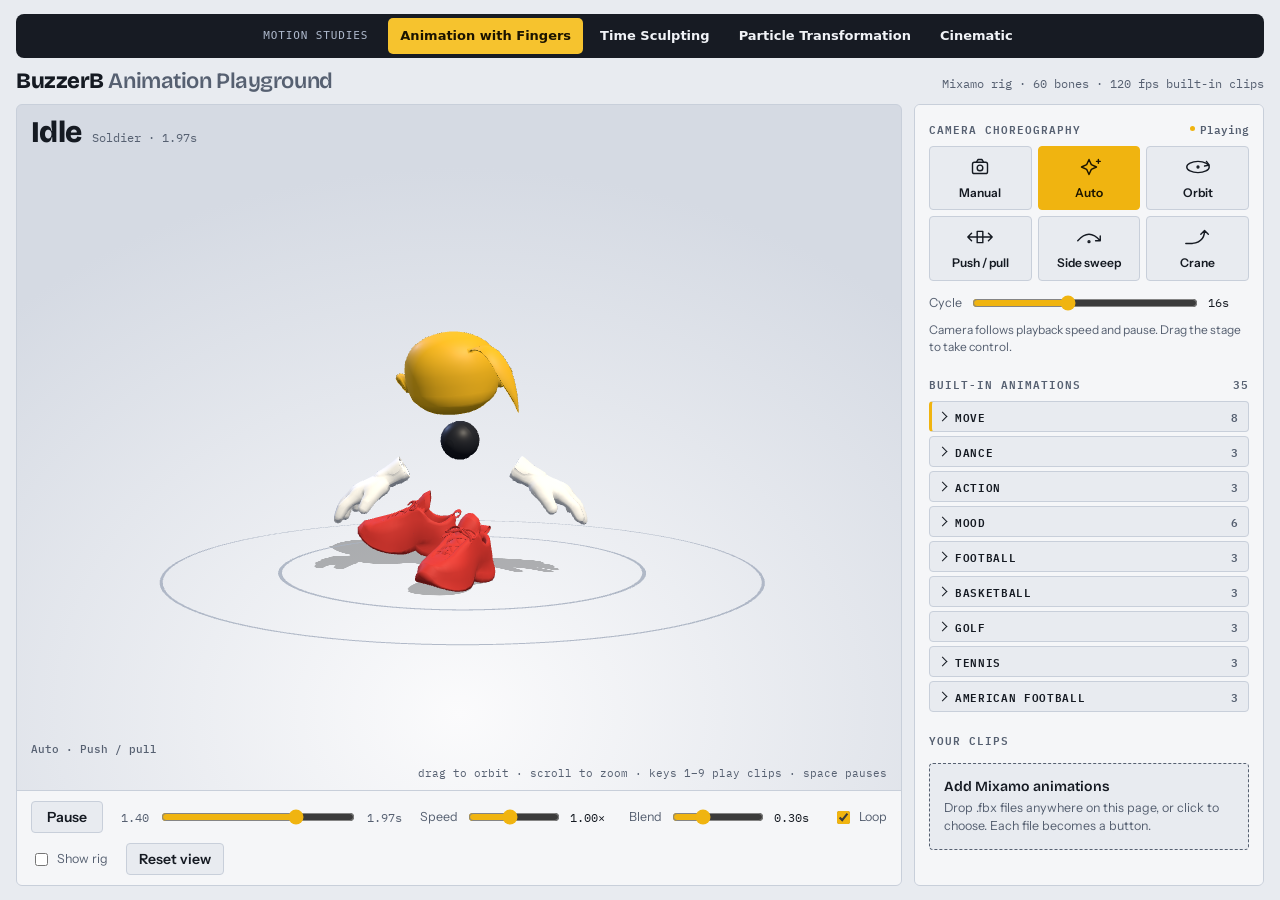
<file: index.html>
<!doctype html>
<html lang="en">
<head>
<meta charset="utf-8">
<meta name="viewport" content="width=device-width, initial-scale=1, viewport-fit=cover">
<title>BuzzerB — Animation with Fingers</title>
<meta name="description" content="Play and scrub 35 BuzzerB animations with articulated fingers, including five sports collections.">
<link rel="preconnect" href="https://fonts.googleapis.com">
<link rel="preconnect" href="https://fonts.gstatic.com" crossorigin>
<link rel="stylesheet" href="https://fonts.googleapis.com/css2?family=Bricolage+Grotesque:opsz,wght@12..96,600;12..96,800&family=Instrument+Sans:wght@400;500;600&family=IBM+Plex+Mono:wght@400;500&display=swap">
<style>
/* Layout: full-height workbench. 3D stage on the left, control board on the right; stacks on phones. */
:root {
  --bg: #e8ebf0;
  --panel: #f5f6f8;
  --stage-hi: #fbfbfc;
  --stage-lo: #d5dae3;
  --fg: #151a22;
  --mute: #566071;
  --line: #c8cfda;
  --accent: #f0b410;
  --accent-ink: #1b1400;
  --alert: #d63a33;
  --ring: #aab3c2;
  --f-display: "Bricolage Grotesque", "Trebuchet MS", system-ui, sans-serif;
  --f-body: "Instrument Sans", system-ui, -apple-system, "Segoe UI", sans-serif;
  --f-mono: "IBM Plex Mono", ui-monospace, "SF Mono", Menlo, monospace;
}
@media (prefers-color-scheme: dark) {
  :root:not([data-theme="light"]) {
    --bg: #0f1218; --panel: #171b23; --stage-hi: #262c38; --stage-lo: #11141a;
    --fg: #eceff5; --mute: #98a2b3; --line: #2a313d; --accent: #f6c32e; --accent-ink: #1b1400;
    --alert: #ff6a61; --ring: #3a4352; color-scheme: dark;
  }
}
:root[data-theme="dark"] {
  --bg: #0f1218; --panel: #171b23; --stage-hi: #262c38; --stage-lo: #11141a;
  --fg: #eceff5; --mute: #98a2b3; --line: #2a313d; --accent: #f6c32e; --accent-ink: #1b1400;
  --alert: #ff6a61; --ring: #3a4352; color-scheme: dark;
}
* { box-sizing: border-box; }
html, body { height: 100%; }
body {
  background: var(--bg); color: var(--fg); font-family: var(--f-body); font-size: 14px; line-height: 1.45;
  padding-left: max(16px, env(safe-area-inset-left, 0px));
  padding-right: max(16px, env(safe-area-inset-right, 0px));
  padding-block: 14px;
}
button, input { font: inherit; color: inherit; }
button:focus-visible, input:focus-visible, label:focus-within { outline: 2px solid var(--accent); outline-offset: 2px; }

.app { height: 100%; display: grid; grid-template-rows: auto minmax(0, 1fr); gap: 12px; max-width: 1500px; margin: 0 auto; }
header { display: flex; align-items: baseline; justify-content: space-between; gap: 16px; flex-wrap: wrap; }
h1 { margin: 0; font: 800 22px/1 var(--f-display); letter-spacing: -0.02em; }
h1 span { font-weight: 600; color: var(--mute); }
.rigline { font: 400 12px var(--f-mono); color: var(--mute); }

main { display: grid; grid-template-columns: minmax(0, 1fr) 350px; gap: 12px; min-height: 0; }

/* stage */
.stage { position: relative; min-height: 0; border: 1px solid var(--line); border-radius: 6px; overflow: hidden;
  background: radial-gradient(ellipse 75% 70% at 50% 78%, var(--stage-hi), var(--stage-lo)); display: grid; grid-template-rows: minmax(0, 1fr) auto; }
.viewport { position: relative; min-height: 0; }
#gl { position: absolute; inset: 0; width: 100%; height: 100%; display: block; touch-action: none; }
.now { position: absolute; left: 14px; top: 12px; right: 14px; display: flex; align-items: baseline; gap: 10px; pointer-events: none; }
.now b { font: 800 clamp(20px, 3.2vw, 30px)/1 var(--f-display); letter-spacing: -0.02em; }
.now small { font: 400 12px var(--f-mono); color: var(--mute); }
.hint { position: absolute; right: 14px; bottom: 10px; font: 400 11px var(--f-mono); color: var(--mute); pointer-events: none; }
.camera-readout { position: absolute; left: 14px; bottom: 34px; font: 500 11px var(--f-mono); color: var(--mute); pointer-events: none; }
.loading { position: absolute; inset: 0; display: grid; place-items: center; font: 500 13px var(--f-mono); color: var(--mute); }

.transport { display: flex; flex-wrap: wrap; align-items: center; gap: 10px 18px; padding: 10px 14px; background: var(--panel); border-top: 1px solid var(--line); }
.tbtn { min-width: 72px; height: 32px; padding: 0 12px; border: 1px solid var(--line); background: var(--bg); border-radius: 4px; cursor: pointer; font-weight: 600; }
.tbtn:hover { border-color: var(--mute); }
.scrub { flex: 1 1 220px; min-width: 0; display: flex; align-items: center; gap: 10px; font: 400 12px var(--f-mono); color: var(--mute); }
.scrub input { flex: 1; min-width: 0; }
.opt { display: flex; align-items: center; gap: 8px; font-size: 12.5px; color: var(--mute); }
.opt input[type="range"] { width: 92px; }
.opt output { font: 400 12px var(--f-mono); min-width: 3.4em; color: var(--fg); }
.chk { display: flex; align-items: center; gap: 6px; font-size: 12.5px; color: var(--mute); cursor: pointer; }
input[type="range"], input[type="checkbox"] { accent-color: var(--accent); }

/* control board */
.board { min-height: 0; overflow-y: auto; border: 1px solid var(--line); border-radius: 6px; background: var(--panel); padding: 14px; display: flex; flex-direction: column; gap: 18px; }
.sec h2 { margin: 0 0 8px; font: 600 11px var(--f-mono); letter-spacing: 0.09em; text-transform: uppercase; color: var(--mute); display: flex; justify-content: space-between; }
.camera-state { display: inline-flex; align-items: center; gap: 5px; letter-spacing: 0; text-transform: none; }
.camera-state::before { content: ''; width: 5px; height: 5px; border-radius: 50%; background: var(--mute); }
.camera-state[data-active="true"]::before { background: var(--accent); }
.camera-moves { display: grid; grid-template-columns: repeat(3, minmax(0, 1fr)); gap: 6px; }
.camera-move { display: grid; justify-items: center; gap: 7px; padding: 10px 3px 8px; border: 1px solid var(--line); border-radius: 4px; background: var(--bg); cursor: pointer; font-size: 12px; font-weight: 600; }
.camera-move:hover { border-color: var(--mute); }
.camera-move[aria-pressed="true"] { background: var(--accent); border-color: var(--accent); color: var(--accent-ink); }
.camera-move svg { width: 30px; height: 20px; fill: none; stroke: currentColor; stroke-width: 1.5; stroke-linecap: round; stroke-linejoin: round; }
.camera-cycle { margin-top: 12px; }
.camera-cycle input[type="range"] { flex: 1; min-width: 0; }
.camera-cycle input:disabled { opacity: .4; }
.camera-note { margin: 8px 0 0; min-height: 2.9em; color: var(--mute); font-size: 12px; }
.grid { display: grid; grid-template-columns: repeat(2, minmax(0, 1fr)); gap: 6px; }
.clip { position: relative; text-align: left; min-width: 0; padding: 9px 10px 11px; border: 1px solid var(--line); background: var(--bg); border-radius: 4px; cursor: pointer; overflow: hidden;
  display: grid; gap: 2px; --p: 0%; }
.clip:hover { border-color: var(--mute); }
.clip .t { font: 600 14px/1.15 var(--f-display); overflow-wrap: anywhere; padding-right: 14px; }
.clip .m { font: 400 11px var(--f-mono); color: var(--mute); }
.clip .k { position: absolute; top: 7px; right: 8px; font: 500 10px var(--f-mono); color: var(--mute); }
.clip::after { content: ""; position: absolute; left: 0; bottom: 0; height: 3px; width: var(--p); background: var(--accent-ink); opacity: 0; }
.clip[aria-pressed="true"] { background: var(--accent); border-color: var(--accent); color: var(--accent-ink); }
.clip[aria-pressed="true"] .m, .clip[aria-pressed="true"] .k { color: var(--accent-ink); opacity: .75; }
.clip[aria-pressed="true"]::after { opacity: .85; }

.clip-groups { display: grid; gap: 4px; }
.clip-group > summary {
  display: flex; align-items: center; gap: 9px; min-height: 31px; padding: 5px 9px;
  border: 1px solid var(--line); border-radius: 4px; background: var(--bg);
  cursor: pointer; list-style: none; font: 600 11px var(--f-mono); letter-spacing: .06em; text-transform: uppercase;
}
.clip-group > summary::-webkit-details-marker { display: none; }
.clip-group > summary::before {
  content: ""; width: 6px; height: 6px; flex: none; border: solid currentColor; border-width: 0 1.5px 1.5px 0;
  transform: rotate(-45deg);
}
.clip-group[open] > summary::before { transform: rotate(45deg); }
.clip-group > summary:hover { border-color: var(--mute); }
.clip-group > summary:focus-visible { outline: 2px solid var(--accent); outline-offset: 2px; }
.clip-group:has(.clip[aria-pressed="true"]) > summary { border-inline-start: 3px solid var(--accent); padding-inline-start: 7px; }
.clip-group > summary .group-count { margin-inline-start: auto; color: var(--mute); }
.clip-group > .grid { margin-block: 5px 3px; }
.seg { display: flex; margin-bottom: 8px; border: 1px solid var(--line); border-radius: 4px; overflow: hidden; background: var(--bg); }
.seg label { flex: 1; position: relative; }
.seg input { position: absolute; opacity: 0; inset: 0; cursor: pointer; }
.seg span { display: block; text-align: center; padding: 6px 4px; font-weight: 600; font-size: 12.5px; color: var(--mute); }
.seg input:checked + span { background: var(--accent); color: var(--accent-ink); }
.seg input:focus-visible + span { outline: 2px solid var(--fg); outline-offset: -3px; }
.pose { padding: 8px 10px; }
.pose .t { padding-right: 0; font-size: 13.5px; }
.drop { display: grid; gap: 4px; padding: 14px; border: 1.5px dashed var(--mute); border-radius: 4px; cursor: pointer; background: var(--bg); }
.drop:hover, .drop.over { border-color: var(--accent); background: color-mix(in srgb, var(--accent) 14%, var(--bg)); }
.drop b { font: 600 14px var(--f-display); }
.drop span { font-size: 12.5px; color: var(--mute); }
.msg { min-height: 1.4em; margin-top: 8px; font: 400 12px var(--f-mono); color: var(--mute); overflow-wrap: anywhere; }
.msg.err { color: var(--alert); }
.recipe { margin: 10px 0 0; padding: 0; list-style: none; font-size: 12.5px; color: var(--mute); display: grid; gap: 3px; }
.recipe li::before { content: "› "; color: var(--accent); font-weight: 700; }
.fullover { position: fixed; inset: 0; z-index: 20; display: none; place-items: center; background: color-mix(in srgb, var(--bg) 82%, transparent); font: 800 28px var(--f-display); border: 3px dashed var(--accent); }
.fullover.on { display: grid; }

@media (max-width: 860px) {
  html, body { height: auto; }
  .app { height: auto; }
  main { grid-template-columns: minmax(0, 1fr); }
  .stage { height: min(64vh, 520px); }
  .hint { display: none; }
  .board { overflow: visible; }
}
</style>
<style>
  body { margin: 0; }
  :root { padding-top: env(safe-area-inset-top, 0px); padding-bottom: env(safe-area-inset-bottom, 0px); }
  [hidden] { display: none !important; }
</style>
<link rel="stylesheet" href="./motion-studies.css">
</head>
<body data-motion-study="animation">
<nav class="motion-studies-nav" aria-label="BuzzerB motion studies">
  <span class="motion-studies-label">Motion Studies</span>
    <a href="./" aria-current="page">Animation with Fingers</a>
    <a href="./time-sculpting/">Time Sculpting</a>
    <a href="./particles/">Particle Transformation</a>
    <a href="./cinematic/">Cinematic</a>
</nav>
<div class="app">
  <header>
    <h1>BuzzerB <span>Animation Playground</span></h1>
    <div class="rigline" id="rigline">Loading rig…</div>
  </header>
  <main>
    <section class="stage" aria-label="3D stage">
      <div class="viewport" id="viewport">
        <canvas id="gl"></canvas>
        <div class="now"><b id="nowTitle">Loading</b><small id="nowMeta"></small></div>
        <div class="camera-readout" id="cameraReadout">Manual camera</div>
        <div class="hint">drag to orbit · scroll to zoom · keys 1–9 play clips · space pauses</div>
        <div class="loading" id="loading">Building rig…</div>
      </div>
      <div class="transport">
        <button class="tbtn" id="pause" type="button">Pause</button>
        <div class="scrub"><span id="tcur">0.00</span><input id="scrub" type="range" min="0" max="1000" value="0" aria-label="Scrub animation"><span id="tdur">0.00s</span></div>
        <label class="opt" for="speed">Speed <input id="speed" type="range" min="0.2" max="2" step="0.05" value="1"><output id="speedOut" for="speed">1.00×</output></label>
        <label class="opt" for="blend">Blend <input id="blend" type="range" min="0" max="1" step="0.05" value="0.3"><output id="blendOut" for="blend">0.30s</output></label>
        <label class="chk" for="loop"><input id="loop" type="checkbox" checked> Loop</label>
        <label class="chk" for="rigvis"><input id="rigvis" type="checkbox"> Show rig</label>
        <button class="tbtn" id="reset" type="button">Reset view</button>
      </div>
    </section>

    <aside class="board" aria-label="Animation control board">
      <section class="sec" aria-labelledby="cameraHeading">
        <h2><span id="cameraHeading">Camera choreography</span><span class="camera-state" id="cameraState">Manual</span></h2>
        <div class="camera-moves" role="group" aria-label="Camera move">
          <button class="camera-move" type="button" data-camera="manual" aria-pressed="true"><svg viewBox="0 0 32 20" aria-hidden="true"><rect x="8" y="5" width="16" height="12" rx="2"/><path d="m12 5 2-3h4l2 3"/><circle cx="16" cy="11" r="3"/></svg>Manual</button>
          <button class="camera-move" type="button" data-camera="auto" aria-pressed="false"><svg viewBox="0 0 32 20" aria-hidden="true"><path d="m16 2 2.5 5.5L24 10l-5.5 2.5L16 18l-2.5-5.5L8 10l5.5-2.5Z"/><path d="M26 2v4m-2-2h4"/></svg>Auto</button>
          <button class="camera-move" type="button" data-camera="orbit" aria-pressed="false"><svg viewBox="0 0 32 20" aria-hidden="true"><ellipse cx="16" cy="10" rx="12" ry="6"/><path d="m25 4 3 4-5 1"/><circle cx="16" cy="10" r="1"/></svg>Orbit</button>
          <button class="camera-move" type="button" data-camera="dolly" aria-pressed="false"><svg viewBox="0 0 32 20" aria-hidden="true"><path d="M3 10h26M7 6l-4 4 4 4m18-8 4 4-4 4"/><path d="M13 4h6v12h-6z"/></svg>Push / pull</button>
          <button class="camera-move" type="button" data-camera="sweep" aria-pressed="false"><svg viewBox="0 0 32 20" aria-hidden="true"><path d="M4 14Q16 0 28 14m-5 0h5v-5"/><circle cx="16" cy="15" r="1"/></svg>Side sweep</button>
          <button class="camera-move" type="button" data-camera="crane" aria-pressed="false"><svg viewBox="0 0 32 20" aria-hidden="true"><path d="M6 17Q23 17 23 3m-4 4 4-4 4 4M3 17h7"/></svg>Crane</button>
        </div>
        <label class="opt camera-cycle" for="cameraCycle">Cycle <input id="cameraCycle" type="range" min="6" max="30" step="1" value="16" disabled><output id="cameraCycleOut" for="cameraCycle">16s</output></label>
        <p class="camera-note" id="cameraNote">Drag to orbit and scroll to zoom. Choose a move to start choreography.</p>
      </section>
      <div class="sec">
        <h2><span>Built-in animations</span><span id="countBuilt"></span></h2>
        <div class="clip-groups" id="built"></div>
      </div>
      <div class="sec">
        <h2><span>Your clips</span><span id="countUser"></span></h2>
        <div class="grid" id="user"></div>
        <label class="drop" id="drop" for="file" style="margin-top:6px">
          <b>Add Mixamo animations</b>
          <span>Drop .fbx files anywhere on this page, or click to choose. Each file becomes a button.</span>
          <input id="file" type="file" accept=".fbx" multiple hidden>
        </label>
        <div class="msg" id="msg" role="status" aria-live="polite"></div>
        <ul class="recipe">
          <li>On mixamo.com pick a clip, then Download</li>
          <li>Format FBX Binary (.fbx), 30 fps</li>
          <li>Skin: Without Skin. Tick In Place for walks and runs</li>
        </ul>
      </div>
    </aside>
  </main>
</div>
<div class="fullover" id="fullover">Drop FBX to add clips</div>
<script type="importmap">
{
  "imports": {
    "three": "./vendor/three/build/three.module.js",
    "three/addons/": "./vendor/three/examples/jsm/"
  }
}
</script>
<script type="module" src="main.js"></script>
</body>
</html>
</file>
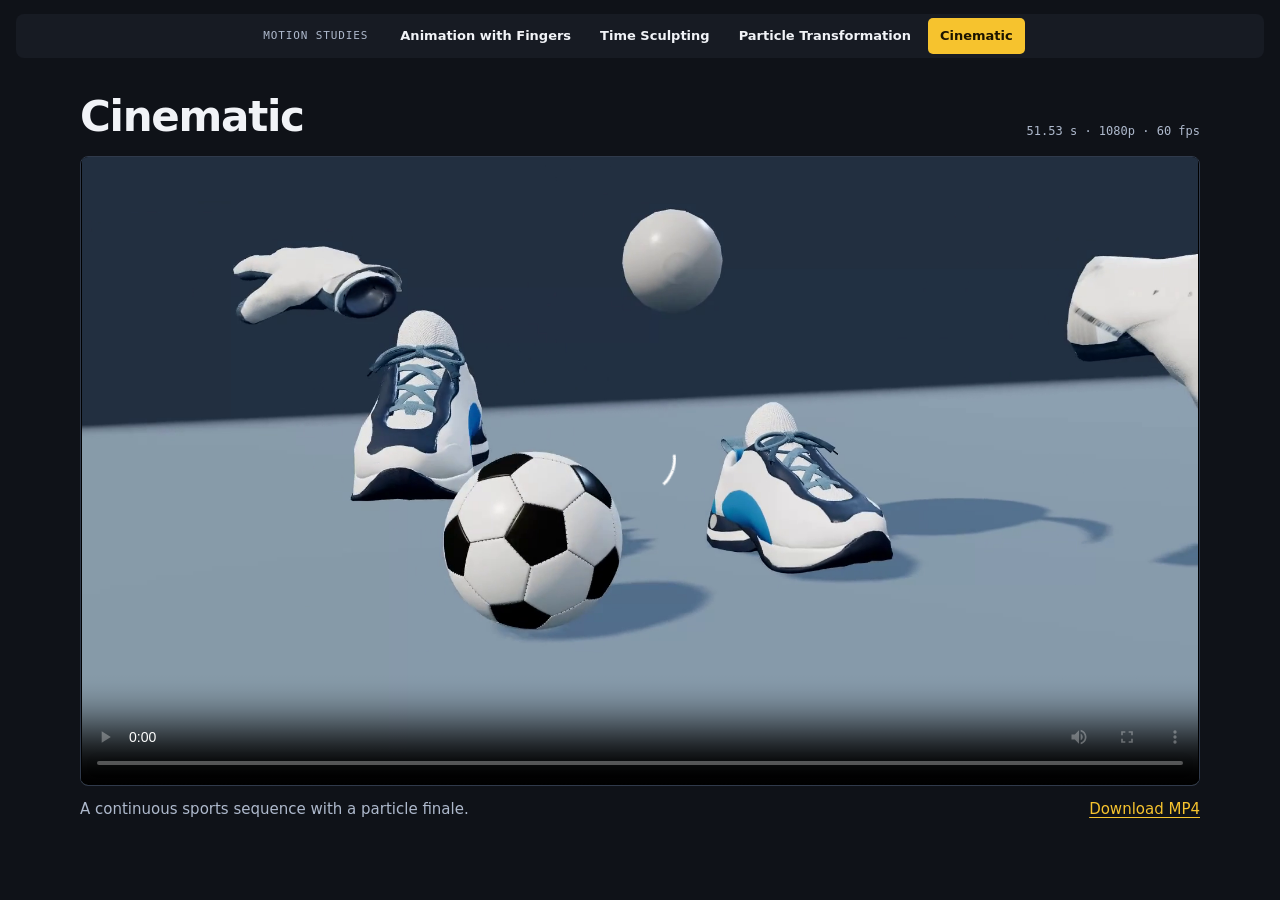
<file: cinematic/index.html>
<!doctype html>
<html lang="en">
<head>
<meta charset="utf-8">
<meta name="viewport" content="width=device-width, initial-scale=1, viewport-fit=cover">
<meta name="description" content="Watch the Buzzer cinematic sports sequence and particle finale.">
<title>Cinematic</title>
<style>
  :root { color-scheme: dark; }
  * { box-sizing: border-box; }
  body { margin: 0; padding: 14px max(16px, env(safe-area-inset-right)) 28px max(16px, env(safe-area-inset-left)); background: #0f1218; color: #f1f3f7; font: 400 15px/1.5 system-ui, sans-serif; }
  .film { max-width: 1120px; margin: clamp(18px, 4vh, 44px) auto 0; }
  .film-header { display: flex; flex-wrap: wrap; align-items: end; justify-content: space-between; gap: 12px 24px; margin-bottom: 16px; }
  h1 { margin: 0; font-size: clamp(24px, 4vw, 42px); line-height: 1.1; letter-spacing: -.03em; }
  .film-meta { margin: 0; color: #aeb9cc; font: 500 12px/1.5 ui-monospace, monospace; }
  .film video { display: block; width: 100%; height: auto; aspect-ratio: 16 / 9; border: 1px solid #303a4b; border-radius: 8px; background: #000; }
  .film-links { display: flex; flex-wrap: wrap; align-items: baseline; justify-content: space-between; gap: 8px 16px; margin-top: 12px; color: #aeb9cc; }
  .film-links p { margin: 0; }
  .film-links a { color: #f6c32e; text-underline-offset: 3px; }
  .film-links a:focus-visible { outline: 2px solid #f6c32e; outline-offset: 4px; }
</style>
<link rel="stylesheet" href="../motion-studies.css">
</head>
<body data-motion-study="cinematic">
<nav class="motion-studies-nav" aria-label="BuzzerB motion studies">
  <span class="motion-studies-label">Motion Studies</span>
    <a href="../">Animation with Fingers</a>
    <a href="../time-sculpting/">Time Sculpting</a>
    <a href="../particles/">Particle Transformation</a>
    <a href="../cinematic/" aria-current="page">Cinematic</a>
</nav>
<main class="film">
  <header class="film-header">
    <div>
      <h1 id="film-title">Cinematic</h1>
    </div>
    <p class="film-meta">51.53 s · 1080p · 60 fps</p>
  </header>
  <video controls playsinline preload="metadata" width="1920" height="1080" aria-labelledby="film-title" poster="./poster.png" src="./Buzzer-Cinematic.mp4">
    Your browser does not support embedded video. Use the MP4 link below.
  </video>
  <div class="film-links">
    <p>A continuous sports sequence with a particle finale.</p>
    <a href="./Buzzer-Cinematic.mp4" download>Download MP4</a>
  </div>
</main>
</body>
</html>
</file>
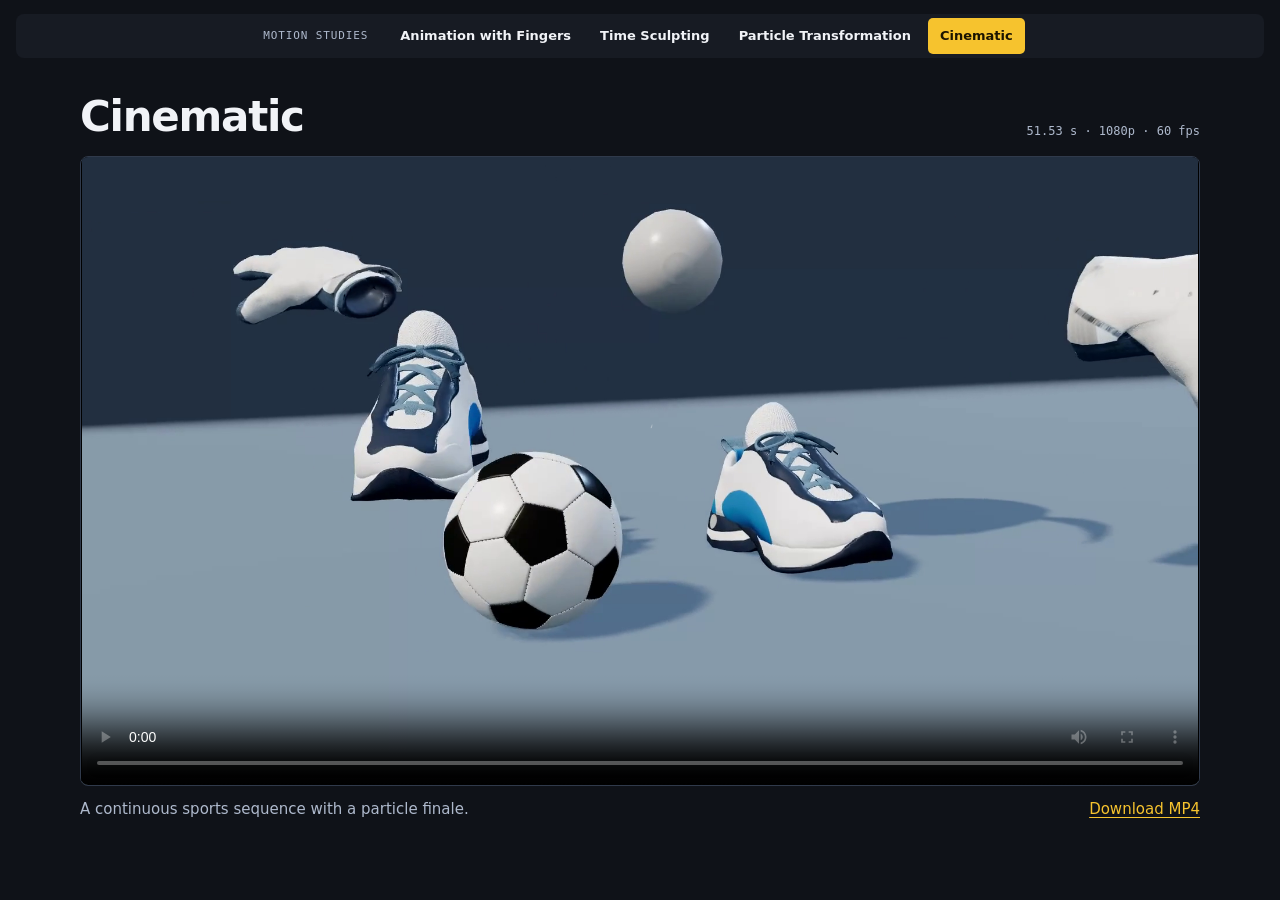
<file: continuous-v9-motion/index.html>
<!doctype html>
<html lang="en">
<head>
<meta charset="utf-8">
<meta name="viewport" content="width=device-width, initial-scale=1">
<title>Cinematic</title>
<link rel="canonical" href="../cinematic/">
<meta http-equiv="refresh" content="0; url=../cinematic/">
</head>
<body>
<p><a href="../cinematic/">Watch Cinematic</a></p>
</body>
</html>
</file>
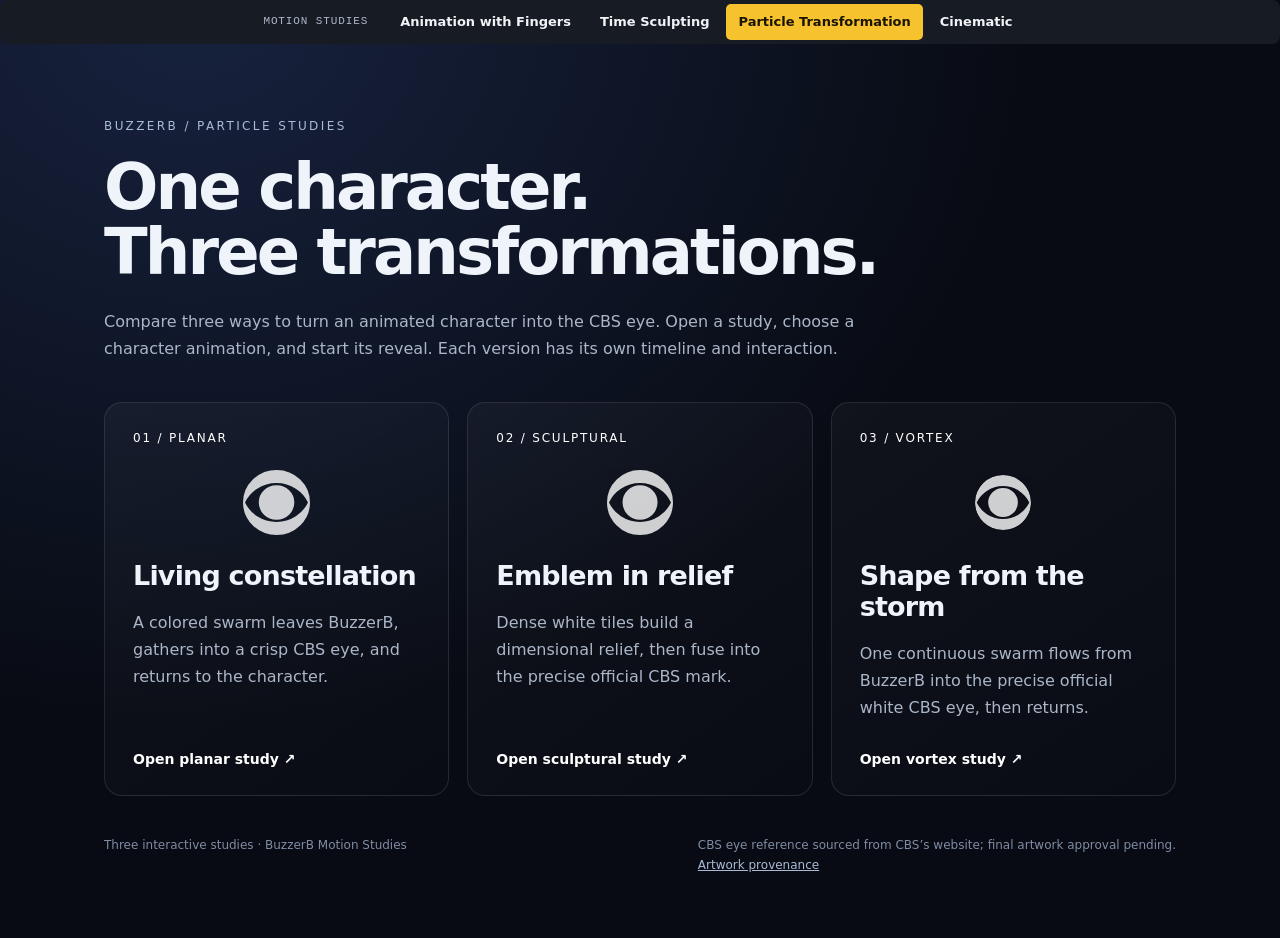
<file: particles/index.html>
<!doctype html>
<html lang="en">
<head>
  <meta charset="utf-8">
  <meta name="viewport" content="width=device-width,initial-scale=1">
  <title>BuzzerB — Three Particle Transformations</title>
  <style>
    :root{color-scheme:dark;font-family:Inter,ui-sans-serif,system-ui,sans-serif;color:#eff3fa;background:#080b13}
    *{box-sizing:border-box}body{margin:0;min-height:100vh;background:radial-gradient(ellipse at 15% 0,#17223e 0,transparent 55%),#080b13}
    main{max-width:1200px;margin:auto;padding:7vh 5vw}header{max-width:780px}.eyebrow{color:#aabbd5;font-size:12px;letter-spacing:.2em;text-transform:uppercase}
    h1{font-size:clamp(36px,5vw,68px);line-height:1.02;letter-spacing:-.045em;margin:22px 0}p{color:#abb6c9;line-height:1.7}.cards{display:grid;grid-template-columns:repeat(3,1fr);gap:18px;margin:40px 0}
    .card{position:relative;display:flex;flex-direction:column;overflow:hidden;min-height:350px;padding:28px;border:1px solid #ffffff1b;border-radius:18px;background:linear-gradient(145deg,#ffffff09,#ffffff02);text-decoration:none;color:inherit;transition:transform .2s,border-color .2s}
    .card:hover{transform:translateY(-5px);border-color:var(--accent)}.card:focus-visible{outline:3px solid var(--accent);outline-offset:5px}.number{color:var(--accent);font-size:12px;letter-spacing:.15em}h2{font-size:27px;letter-spacing:-.03em;margin:20px 0 8px}.card p{margin:10px 0 30px}.open{margin-top:auto;color:var(--accent);font-size:14px;font-weight:650}.art{height:75px;display:flex;align-items:center;justify-content:center;margin-top:20px;opacity:.8}.art img{height:65px;filter:none}.relief img{transform:none;filter:none}.vortex img{background:transparent;padding:5px;border-radius:50%}footer{display:flex;gap:24px;justify-content:space-between;font-size:12px;color:#7f8ca3;line-height:1.6}footer a{color:#aabbd5}
    @media(max-width:800px){.cards{grid-template-columns:1fr}.card{min-height:260px}footer{flex-direction:column;gap:10px}.art{position:absolute;right:25px;top:12px}.card p{max-width:85%}}
    @media(prefers-reduced-motion:reduce){.card{transition:none}.card:hover{transform:none}}
  </style>
<link rel="stylesheet" href="../motion-studies.css">
</head>
<body data-motion-study="particles">
<nav class="motion-studies-nav" aria-label="BuzzerB motion studies">
  <span class="motion-studies-label">Motion Studies</span>
    <a href="../">Animation with Fingers</a>
    <a href="../time-sculpting/">Time Sculpting</a>
    <a href="../particles/" aria-current="page">Particle Transformation</a>
    <a href="../cinematic/">Cinematic</a>
</nav>
<main>
  <header><div class="eyebrow">BuzzerB / Particle studies</div><h1>One character.<br>Three transformations.</h1><p>Compare three ways to turn an animated character into the CBS eye. Open a study, choose a character animation, and start its reveal. Each version has its own timeline and interaction.</p></header>
  <div class="cards">
    <a class="card" style="--accent:#ffffff" href="./planar/index.html?v=cbs-white-2"><div class="number">01 / PLANAR</div><div class="art"><img src="./planar/assets/cbs-eye-reference.svg" alt=""></div><h2>Living constellation</h2><p>A colored swarm leaves BuzzerB, gathers into a crisp CBS eye, and returns to the character.</p><div class="open">Open planar study ↗</div></a>
    <a class="card" style="--accent:#ffffff" href="./sculptural/index.html?v=cbs-white-2"><div class="number">02 / SCULPTURAL</div><div class="art relief"><img src="./sculptural/assets/cbs-eye-reference.svg" alt=""></div><h2>Emblem in relief</h2><p>Dense white tiles build a dimensional relief, then fuse into the precise official CBS mark.</p><div class="open">Open sculptural study ↗</div></a>
    <a class="card" style="--accent:#ffffff" href="./vortex/index.html?v=smooth-particles-4"><div class="number">03 / VORTEX</div><div class="art vortex"><img src="./vortex/assets/cbs-eye-reference.svg" alt=""></div><h2>Shape from the storm</h2><p>One continuous swarm flows from BuzzerB into the precise official white CBS eye, then returns.</p><div class="open">Open vortex study ↗</div></a>
  </div>
  <footer><span>Three interactive studies · BuzzerB Motion Studies</span><span>CBS eye reference sourced from CBS’s website; final artwork approval pending.<br><a href="./planar/assets/cbs-logo-provenance.json">Artwork provenance</a></span></footer>
</main>
</body>
</html>
</file>
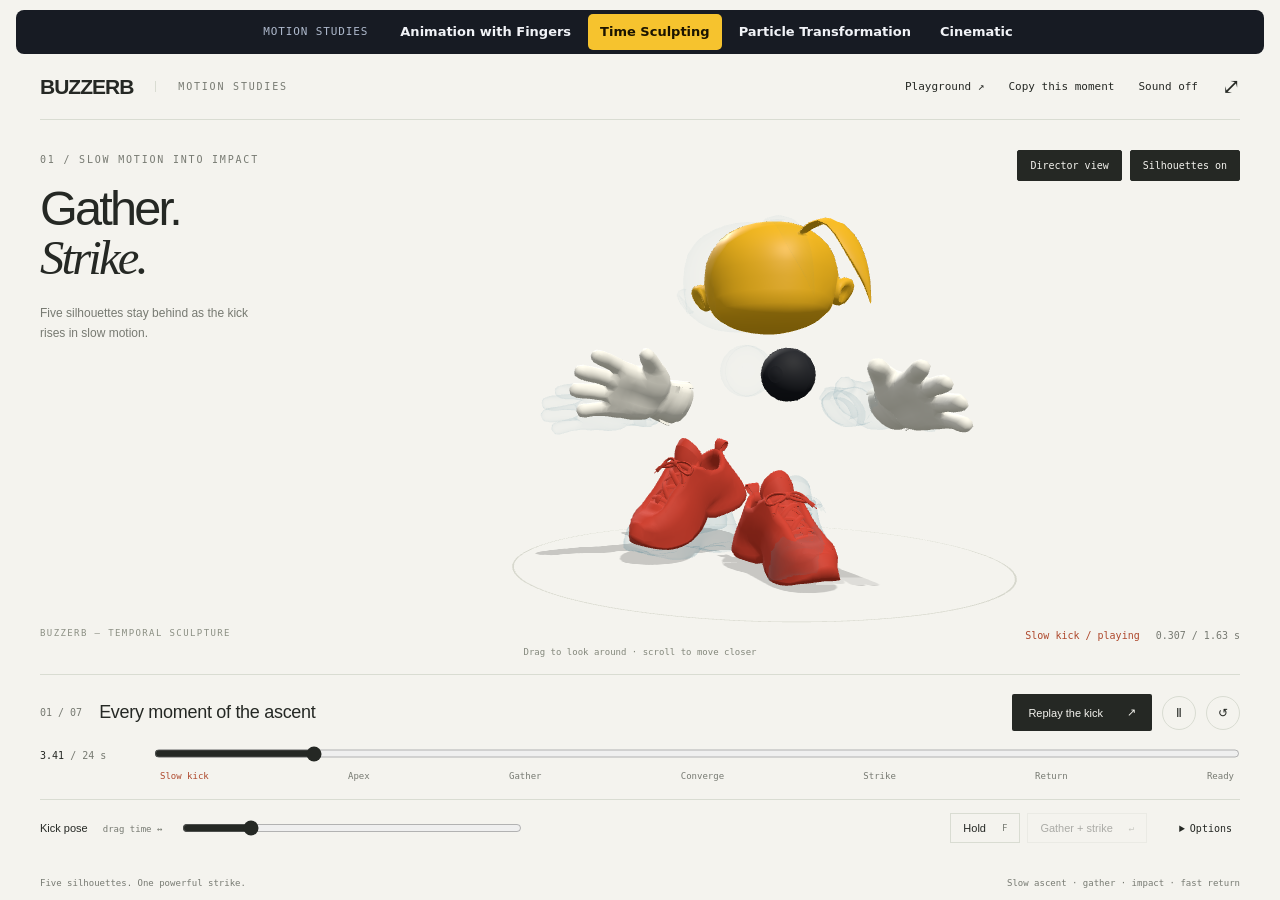
<file: time-sculpting/index.html>
<!doctype html>
<html lang="en">
<head>
<meta charset="utf-8"><meta name="viewport" content="width=device-width,initial-scale=1,viewport-fit=cover">
<meta name="description" content="BuzzerB. Pause a kick, explore its frozen moments, and release it back into motion.">
<title>BuzzerB — Gather. Strike.</title>
<link rel="stylesheet" href="gallery.css">
<link rel="stylesheet" href="../motion-studies.css">
</head>
<body data-motion-study="time">
<nav class="motion-studies-nav" aria-label="BuzzerB motion studies">
  <span class="motion-studies-label">Motion Studies</span>
    <a href="../">Animation with Fingers</a>
    <a href="../time-sculpting/" aria-current="page">Time Sculpting</a>
    <a href="../particles/">Particle Transformation</a>
    <a href="../cinematic/">Cinematic</a>
</nav>
<div class="gallery-app">
<header><a class="brand" href="./">BUZZERB<span>Motion studies</span></a><nav><a href="../">Playground ↗</a><button id="copyMoment">Copy this moment</button><button id="sound" aria-pressed="false">Sound off</button><button id="fullscreen" aria-label="Enter fullscreen">⤢</button></nav></header>
<main>
<section id="stage" class="stage" tabindex="0" aria-label="Slow-motion Kick. Drag to orbit. Space pauses, F holds, R replays and Enter gathers the silhouettes at the apex.">
<canvas id="gl" aria-label="BuzzerB performing a kick with three-dimensional time echoes"></canvas>
<div class="title-block"><p class="eyebrow">01 / Slow motion into impact</p><h1>Gather.<br><em>Strike.</em></h1><p class="stage-description" id="chapterNote">Five moments of one kick, concentrated into a single impact.</p></div>
<div class="vertical-label" aria-hidden="true">BUZZERB — TEMPORAL SCULPTURE</div>
<div class="stage-tools"><button id="camera" aria-pressed="true">Director view</button><button id="overview" aria-pressed="true">Silhouettes on</button></div>
<div class="moment-label"><span id="stageMode">Slow kick / playing</span><span id="poseTime">0.000 / 1.63 s</span></div>
<div class="stage-hint" id="stageHint">Drag to look around · scroll to move closer</div>
<div class="camera-fade" id="cameraFade" aria-hidden="true"></div>
<div class="loading" id="loading" role="status">Preparing the study…</div><div class="loading error" id="error" role="alert" hidden></div>
</section>
<section class="controls" aria-label="Presentation controls">
<div class="score-top"><div class="cue"><span id="chapterNumber">01 / 07</span><h2 id="chapterTitle" aria-live="polite">Every moment of the ascent</h2></div><div class="play-actions"><button class="primary" id="start">Replay the kick <span>↗</span></button><button id="pause" class="round" aria-label="Pause playback">Ⅱ</button><button id="restart" class="round" aria-label="Restart sequence">↺</button></div></div>
<div class="score-row"><span class="show-time"><output id="showTime">00.00</output> <span>/ 24 s</span></span><div class="score"><label class="sr-only" for="showScrub">Sequence time</label><input id="showScrub" type="range" min="0" max="24" step="0.01" value="0"><div id="chapters" class="chapters"></div></div></div>
<div class="interaction"><div class="pose-slider"><label for="poseScrub">Kick pose <span>drag time ↔</span></label><input id="poseScrub" type="range" min="0" max="1.633333" step="0.001" value="0" aria-label="Animation time"></div><div class="sculpt-actions"><button id="freeze">Hold <kbd>F</kbd></button><button id="release" disabled>Gather + strike <kbd>↵</kbd></button></div><details><summary>Options</summary><div class="options"><label for="speed">Speed <output id="speedOut">1.00×</output></label><input id="speed" type="range" min="0.25" max="2" step="0.25" value="1"><label><input id="traces" type="checkbox" checked> Impact VFX</label><label><input id="reduced" type="checkbox"> Reduced camera motion</label></div></details></div>
</section>
</main>
<footer><span>Five silhouettes. One powerful strike.</span><span>Slow ascent · gather · impact · fast return</span><output id="notice" role="status" aria-live="polite"></output></footer>
</div>
<dialog id="momentDialog"><form method="dialog"><div class="dialog-top"><span class="eyebrow">Feedback on this view</span><button aria-label="Close moment link">×</button></div><h2>This moment.</h2><p>Copy this link and paste it in the chat with your note. It remembers the time and your camera angle.</p><label for="momentURL">Moment link</label><input id="momentURL" readonly><div class="dialog-actions"><button id="copyLink" type="button" class="primary">Copy link</button><button>Done</button></div><output id="copyStatus" role="status"></output></form></dialog>
<script type="importmap">{"imports":{"three":"./vendor/three/build/three.module.js","three/addons/":"./vendor/three/examples/jsm/"}}</script><script type="module" src="gallery.js"></script>
</body></html>
</file>
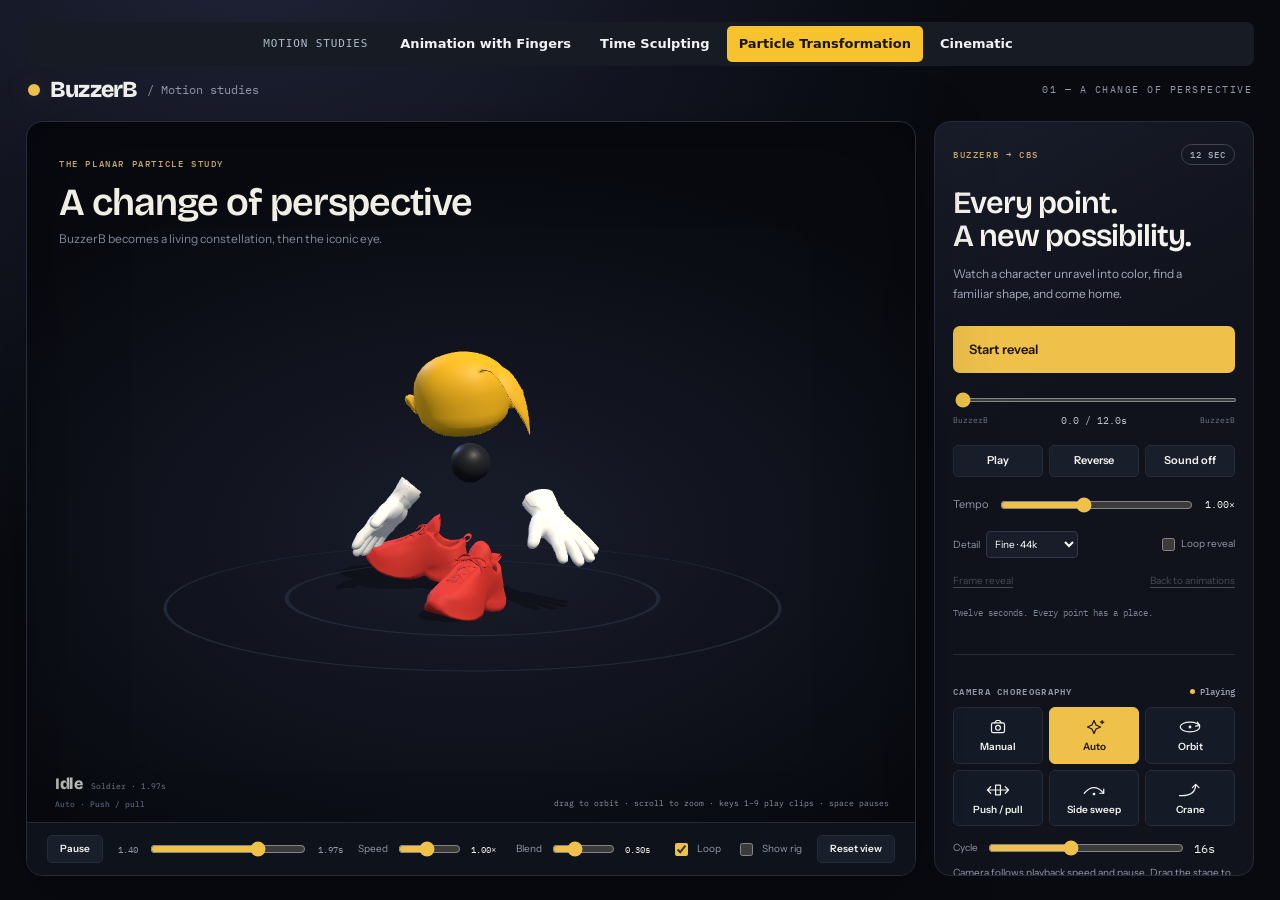
<file: particles/planar/index.html>
<!doctype html>
<html lang="en">
<head>
<meta charset="utf-8">
<meta name="viewport" content="width=device-width, initial-scale=1, viewport-fit=cover">
<title>BuzzerB — A change of perspective</title>
<link rel="preconnect" href="https://fonts.googleapis.com">
<link rel="preconnect" href="https://fonts.gstatic.com" crossorigin>
<link rel="stylesheet" href="https://fonts.googleapis.com/css2?family=Bricolage+Grotesque:opsz,wght@12..96,600;12..96,800&family=Instrument+Sans:wght@400;500;600&family=IBM+Plex+Mono:wght@400;500&display=swap">
<style>
/* Layout: full-height workbench. 3D stage on the left, control board on the right; stacks on phones. */
:root {
  --bg: #e8ebf0;
  --panel: #f5f6f8;
  --stage-hi: #fbfbfc;
  --stage-lo: #d5dae3;
  --fg: #151a22;
  --mute: #566071;
  --line: #c8cfda;
  --accent: #f0b410;
  --accent-ink: #1b1400;
  --alert: #d63a33;
  --ring: #aab3c2;
  --f-display: "Bricolage Grotesque", "Trebuchet MS", system-ui, sans-serif;
  --f-body: "Instrument Sans", system-ui, -apple-system, "Segoe UI", sans-serif;
  --f-mono: "IBM Plex Mono", ui-monospace, "SF Mono", Menlo, monospace;
}
@media (prefers-color-scheme: dark) {
  :root:not([data-theme="light"]) {
    --bg: #0f1218; --panel: #171b23; --stage-hi: #262c38; --stage-lo: #11141a;
    --fg: #eceff5; --mute: #98a2b3; --line: #2a313d; --accent: #f6c32e; --accent-ink: #1b1400;
    --alert: #ff6a61; --ring: #3a4352; color-scheme: dark;
  }
}
:root[data-theme="dark"] {
  --bg: #0f1218; --panel: #171b23; --stage-hi: #262c38; --stage-lo: #11141a;
  --fg: #eceff5; --mute: #98a2b3; --line: #2a313d; --accent: #f6c32e; --accent-ink: #1b1400;
  --alert: #ff6a61; --ring: #3a4352; color-scheme: dark;
}
* { box-sizing: border-box; }
html, body { height: 100%; }
body {
  background: var(--bg); color: var(--fg); font-family: var(--f-body); font-size: 14px; line-height: 1.45;
  padding-left: max(16px, env(safe-area-inset-left, 0px));
  padding-right: max(16px, env(safe-area-inset-right, 0px));
  padding-block: 14px;
}
button, input { font: inherit; color: inherit; }
button:focus-visible, input:focus-visible, label:focus-within { outline: 2px solid var(--accent); outline-offset: 2px; }

.app { height: 100%; display: grid; grid-template-rows: auto minmax(0, 1fr); gap: 12px; max-width: 1500px; margin: 0 auto; }
header { display: flex; align-items: baseline; justify-content: space-between; gap: 16px; flex-wrap: wrap; }
h1 { margin: 0; font: 800 22px/1 var(--f-display); letter-spacing: -0.02em; }
h1 span { font-weight: 600; color: var(--mute); }
.rigline { font: 400 12px var(--f-mono); color: var(--mute); }

main { display: grid; grid-template-columns: minmax(0, 1fr) 350px; gap: 12px; min-height: 0; }

/* stage */
.stage { position: relative; min-height: 0; border: 1px solid var(--line); border-radius: 6px; overflow: hidden;
  background: radial-gradient(ellipse 75% 70% at 50% 78%, var(--stage-hi), var(--stage-lo)); display: grid; grid-template-rows: minmax(0, 1fr) auto; }
.viewport { position: relative; min-height: 0; }
#gl { position: absolute; inset: 0; width: 100%; height: 100%; display: block; touch-action: none; }
.now { position: absolute; left: 14px; top: 12px; right: 14px; display: flex; align-items: baseline; gap: 10px; pointer-events: none; }
.now b { font: 800 clamp(20px, 3.2vw, 30px)/1 var(--f-display); letter-spacing: -0.02em; }
.now small { font: 400 12px var(--f-mono); color: var(--mute); }
.hint { position: absolute; right: 14px; bottom: 10px; font: 400 11px var(--f-mono); color: var(--mute); pointer-events: none; }
.camera-readout { position: absolute; left: 14px; bottom: 34px; font: 500 11px var(--f-mono); color: var(--mute); pointer-events: none; }
.loading { position: absolute; inset: 0; display: grid; place-items: center; font: 500 13px var(--f-mono); color: var(--mute); }

.transport { display: flex; flex-wrap: wrap; align-items: center; gap: 10px 18px; padding: 10px 14px; background: var(--panel); border-top: 1px solid var(--line); }
.tbtn { min-width: 72px; height: 32px; padding: 0 12px; border: 1px solid var(--line); background: var(--bg); border-radius: 4px; cursor: pointer; font-weight: 600; }
.tbtn:hover { border-color: var(--mute); }
.scrub { flex: 1 1 220px; min-width: 0; display: flex; align-items: center; gap: 10px; font: 400 12px var(--f-mono); color: var(--mute); }
.scrub input { flex: 1; min-width: 0; }
.opt { display: flex; align-items: center; gap: 8px; font-size: 12.5px; color: var(--mute); }
.opt input[type="range"] { width: 92px; }
.opt output { font: 400 12px var(--f-mono); min-width: 3.4em; color: var(--fg); }
.chk { display: flex; align-items: center; gap: 6px; font-size: 12.5px; color: var(--mute); cursor: pointer; }
input[type="range"], input[type="checkbox"] { accent-color: var(--accent); }

/* control board */
.board { min-height: 0; overflow-y: auto; border: 1px solid var(--line); border-radius: 6px; background: var(--panel); padding: 14px; display: flex; flex-direction: column; gap: 18px; }
.sec h2 { margin: 0 0 8px; font: 600 11px var(--f-mono); letter-spacing: 0.09em; text-transform: uppercase; color: var(--mute); display: flex; justify-content: space-between; }
.camera-state { display: inline-flex; align-items: center; gap: 5px; letter-spacing: 0; text-transform: none; }
.camera-state::before { content: ''; width: 5px; height: 5px; border-radius: 50%; background: var(--mute); }
.camera-state[data-active="true"]::before { background: var(--accent); }
.camera-moves { display: grid; grid-template-columns: repeat(3, minmax(0, 1fr)); gap: 6px; }
.camera-move { display: grid; justify-items: center; gap: 7px; padding: 10px 3px 8px; border: 1px solid var(--line); border-radius: 4px; background: var(--bg); cursor: pointer; font-size: 12px; font-weight: 600; }
.camera-move:hover { border-color: var(--mute); }
.camera-move[aria-pressed="true"] { background: var(--accent); border-color: var(--accent); color: var(--accent-ink); }
.camera-move svg { width: 30px; height: 20px; fill: none; stroke: currentColor; stroke-width: 1.5; stroke-linecap: round; stroke-linejoin: round; }
.camera-cycle { margin-top: 12px; }
.camera-cycle input[type="range"] { flex: 1; min-width: 0; }
.camera-cycle input:disabled { opacity: .4; }
.camera-note { margin: 8px 0 0; min-height: 2.9em; color: var(--mute); font-size: 12px; }
.grid { display: grid; grid-template-columns: repeat(2, minmax(0, 1fr)); gap: 6px; }
.clip { position: relative; text-align: left; min-width: 0; padding: 9px 10px 11px; border: 1px solid var(--line); background: var(--bg); border-radius: 4px; cursor: pointer; overflow: hidden;
  display: grid; gap: 2px; --p: 0%; }
.clip:hover { border-color: var(--mute); }
.clip .t { font: 600 14px/1.15 var(--f-display); overflow-wrap: anywhere; padding-right: 14px; }
.clip .m { font: 400 11px var(--f-mono); color: var(--mute); }
.clip .k { position: absolute; top: 7px; right: 8px; font: 500 10px var(--f-mono); color: var(--mute); }
.clip::after { content: ""; position: absolute; left: 0; bottom: 0; height: 3px; width: var(--p); background: var(--accent-ink); opacity: 0; }
.clip[aria-pressed="true"] { background: var(--accent); border-color: var(--accent); color: var(--accent-ink); }
.clip[aria-pressed="true"] .m, .clip[aria-pressed="true"] .k { color: var(--accent-ink); opacity: .75; }
.clip[aria-pressed="true"]::after { opacity: .85; }

.grp { grid-column: 1 / -1; margin-top: 6px; font: 500 10.5px var(--f-mono); letter-spacing: 0.08em; text-transform: uppercase; color: var(--mute); display: flex; align-items: center; gap: 8px; }
.grp:first-child { margin-top: 0; }
.grp::after { content: ""; flex: 1; height: 1px; background: var(--line); }
.seg { display: flex; margin-bottom: 8px; border: 1px solid var(--line); border-radius: 4px; overflow: hidden; background: var(--bg); }
.seg label { flex: 1; position: relative; }
.seg input { position: absolute; opacity: 0; inset: 0; cursor: pointer; }
.seg span { display: block; text-align: center; padding: 6px 4px; font-weight: 600; font-size: 12.5px; color: var(--mute); }
.seg input:checked + span { background: var(--accent); color: var(--accent-ink); }
.seg input:focus-visible + span { outline: 2px solid var(--fg); outline-offset: -3px; }
.pose { padding: 8px 10px; }
.pose .t { padding-right: 0; font-size: 13.5px; }
.drop { display: grid; gap: 4px; padding: 14px; border: 1.5px dashed var(--mute); border-radius: 4px; cursor: pointer; background: var(--bg); }
.drop:hover, .drop.over { border-color: var(--accent); background: color-mix(in srgb, var(--accent) 14%, var(--bg)); }
.drop b { font: 600 14px var(--f-display); }
.drop span { font-size: 12.5px; color: var(--mute); }
.msg { min-height: 1.4em; margin-top: 8px; font: 400 12px var(--f-mono); color: var(--mute); overflow-wrap: anywhere; }
.msg.err { color: var(--alert); }
.recipe { margin: 10px 0 0; padding: 0; list-style: none; font-size: 12.5px; color: var(--mute); display: grid; gap: 3px; }
.recipe li::before { content: "› "; color: var(--accent); font-weight: 700; }
.fullover { position: fixed; inset: 0; z-index: 20; display: none; place-items: center; background: color-mix(in srgb, var(--bg) 82%, transparent); font: 800 28px var(--f-display); border: 3px dashed var(--accent); }
.fullover.on { display: grid; }

@media (max-width: 860px) {
  html, body { height: auto; }
  .app { height: auto; }
  main { grid-template-columns: minmax(0, 1fr); }
  .stage { height: min(64vh, 520px); }
  .hint { display: none; }
  .board { overflow: visible; }
}
</style>
<link rel="stylesheet" href="reveal.css">
<style>
  body { margin: 0; }
  :root { padding-top: env(safe-area-inset-top, 0px); padding-bottom: env(safe-area-inset-bottom, 0px); }
  [hidden] { display: none !important; }
</style>
<link rel="stylesheet" href="../../motion-studies.css">
</head>
<body data-motion-study="particles">
<nav class="motion-studies-nav" aria-label="BuzzerB motion studies">
  <span class="motion-studies-label">Motion Studies</span>
    <a href="../../">Animation with Fingers</a>
    <a href="../../time-sculpting/">Time Sculpting</a>
    <a href="../../particles/" aria-current="location">Particle Transformation</a>
    <a href="../../cinematic/">Cinematic</a>
</nav>
<div class="app">
  <header>
    <h1><span class="brand-dot" aria-hidden="true"></span>BuzzerB <span>/ Motion studies</span></h1>
    <div class="rigline" id="rigline">01 — A change of perspective</div>
  </header>
  <main>
    <section class="stage" aria-label="3D stage">
      <div class="viewport" id="viewport">
        <canvas id="gl"></canvas>
        <div id="stageReveal" class="reveal-title" data-active="false"><span class="eyebrow">THE PLANAR PARTICLE STUDY</span><h2 id="revealPhase">A change of perspective</h2><p id="revealCaption">BuzzerB becomes a living constellation, then the iconic eye.</p></div>
        <div class="now"><b id="nowTitle">Loading</b><small id="nowMeta"></small></div>
        <div class="camera-readout" id="cameraReadout">Manual camera</div>
        <div class="hint">drag to orbit · scroll to zoom · keys 1–9 play clips · space pauses</div>
        <div class="loading" id="loading">Building rig…</div>
      </div>
      <div class="transport">
        <button class="tbtn" id="pause" type="button">Pause</button>
        <div class="scrub"><span id="tcur">0.00</span><input id="scrub" type="range" min="0" max="1000" value="0" aria-label="Scrub animation"><span id="tdur">0.00s</span></div>
        <label class="opt" for="speed">Speed <input id="speed" type="range" min="0.2" max="2" step="0.05" value="1"><output id="speedOut" for="speed">1.00×</output></label>
        <label class="opt" for="blend">Blend <input id="blend" type="range" min="0" max="1" step="0.05" value="0.3"><output id="blendOut" for="blend">0.30s</output></label>
        <label class="chk" for="loop"><input id="loop" type="checkbox" checked> Loop</label>
        <label class="chk" for="rigvis"><input id="rigvis" type="checkbox"> Show rig</label>
        <button class="tbtn" id="reset" type="button">Reset view</button>
      </div>
    </section>

    <aside class="board" aria-label="Animation control board">
      <section class="sec reveal-card" aria-label="Particle reveal controls">
        <div class="card-top"><span class="eyebrow">BUZZERB → CBS</span><span class="duration-pill">12 SEC</span></div>
        <h2 class="reveal-heading">Every point.<br> A new possibility.</h2>
        <p class="intro">Watch a character unravel into color, find a familiar shape, and come home.</p>
        <button id="startReveal" class="start-reveal" type="button" disabled>Preparing reveal… <span aria-hidden="true">↗</span></button>
        <div class="reveal-timeline"><label for="revealTime" class="sr-only">Reveal timeline, seconds</label><input id="revealTime" type="range" min="0" max="12" step="0.01" value="0"><div class="timeline-marks"><span>BuzzerB</span><output id="revealClock">0.0 / 12.0s</output><span>BuzzerB</span></div></div>
        <div class="reveal-buttons"><button class="tbtn" id="revealPlay" type="button" disabled>Play</button><button class="tbtn" id="revealReverse" type="button" aria-pressed="false">Reverse</button><button class="tbtn" id="sound" type="button" aria-pressed="false">Sound off</button></div>
        <label class="opt reveal-rate" for="revealRate">Tempo <input id="revealRate" type="range" min="0.25" max="2" step="0.25" value="1"><output id="revealSpeedOut">1.00×</output></label>
        <div class="reveal-options"><label for="quality">Detail <select id="quality"><option value="high">Fine · 44k</option><option value="medium">Balanced · 28k</option><option value="low">Light · 15k</option></select></label><label class="chk"><input id="revealLoop" type="checkbox"> Loop reveal</label></div>
        <div class="reveal-secondary"><button id="revealFrame" type="button" disabled>Frame reveal</button><button id="resumeClips" type="button" disabled>Back to animations</button></div>
        <p id="revealStatus" class="reveal-status" role="status">Preparing the constellation…</p>
      </section>
      <section class="sec" aria-labelledby="cameraHeading">
        <h2><span id="cameraHeading">Camera choreography</span><span class="camera-state" id="cameraState">Manual</span></h2>
        <div class="camera-moves" role="group" aria-label="Camera move">
          <button class="camera-move" type="button" data-camera="manual" aria-pressed="true"><svg viewBox="0 0 32 20" aria-hidden="true"><rect x="8" y="5" width="16" height="12" rx="2"/><path d="m12 5 2-3h4l2 3"/><circle cx="16" cy="11" r="3"/></svg>Manual</button>
          <button class="camera-move" type="button" data-camera="auto" aria-pressed="false"><svg viewBox="0 0 32 20" aria-hidden="true"><path d="m16 2 2.5 5.5L24 10l-5.5 2.5L16 18l-2.5-5.5L8 10l5.5-2.5Z"/><path d="M26 2v4m-2-2h4"/></svg>Auto</button>
          <button class="camera-move" type="button" data-camera="orbit" aria-pressed="false"><svg viewBox="0 0 32 20" aria-hidden="true"><ellipse cx="16" cy="10" rx="12" ry="6"/><path d="m25 4 3 4-5 1"/><circle cx="16" cy="10" r="1"/></svg>Orbit</button>
          <button class="camera-move" type="button" data-camera="dolly" aria-pressed="false"><svg viewBox="0 0 32 20" aria-hidden="true"><path d="M3 10h26M7 6l-4 4 4 4m18-8 4 4-4 4"/><path d="M13 4h6v12h-6z"/></svg>Push / pull</button>
          <button class="camera-move" type="button" data-camera="sweep" aria-pressed="false"><svg viewBox="0 0 32 20" aria-hidden="true"><path d="M4 14Q16 0 28 14m-5 0h5v-5"/><circle cx="16" cy="15" r="1"/></svg>Side sweep</button>
          <button class="camera-move" type="button" data-camera="crane" aria-pressed="false"><svg viewBox="0 0 32 20" aria-hidden="true"><path d="M6 17Q23 17 23 3m-4 4 4-4 4 4M3 17h7"/></svg>Crane</button>
        </div>
        <label class="opt camera-cycle" for="cameraCycle">Cycle <input id="cameraCycle" type="range" min="6" max="30" step="1" value="16" disabled><output id="cameraCycleOut" for="cameraCycle">16s</output></label>
        <p class="camera-note" id="cameraNote">Drag to orbit and scroll to zoom. Choose a move to start choreography.</p>
      </section>
      <div class="sec">
        <h2><span>Mixamo clips</span><span id="countBuilt"></span></h2>
        <div class="grid" id="built"></div>
      </div>
      <div class="sec">
        <h2><span>Your clips</span><span id="countUser"></span></h2>
        <div class="grid" id="user"></div>
        <label class="drop" id="drop" for="file" style="margin-top:6px">
          <b>Add Mixamo animations</b>
          <span>Drop .fbx files anywhere on this page, or click to choose. Each file becomes a button.</span>
          <input id="file" type="file" accept=".fbx" multiple hidden>
        </label>
        <div class="msg" id="msg" role="status" aria-live="polite"></div>
        <ul class="recipe">
          <li>On mixamo.com pick a clip, then Download</li>
          <li>Format FBX Binary (.fbx), 30 fps</li>
          <li>Skin: Without Skin. Tick In Place for walks and runs</li>
        </ul>
      </div>
    </aside>
  </main>
</div>
<div class="fullover" id="fullover">Drop FBX to add clips</div>
<script type="importmap">
{
  "imports": {
    "three": "./vendor/three/build/three.module.js",
    "three/addons/": "./vendor/three/examples/jsm/"
  }
}
</script>
<script type="module" src="main.js"></script>
</body>
</html>
</file>
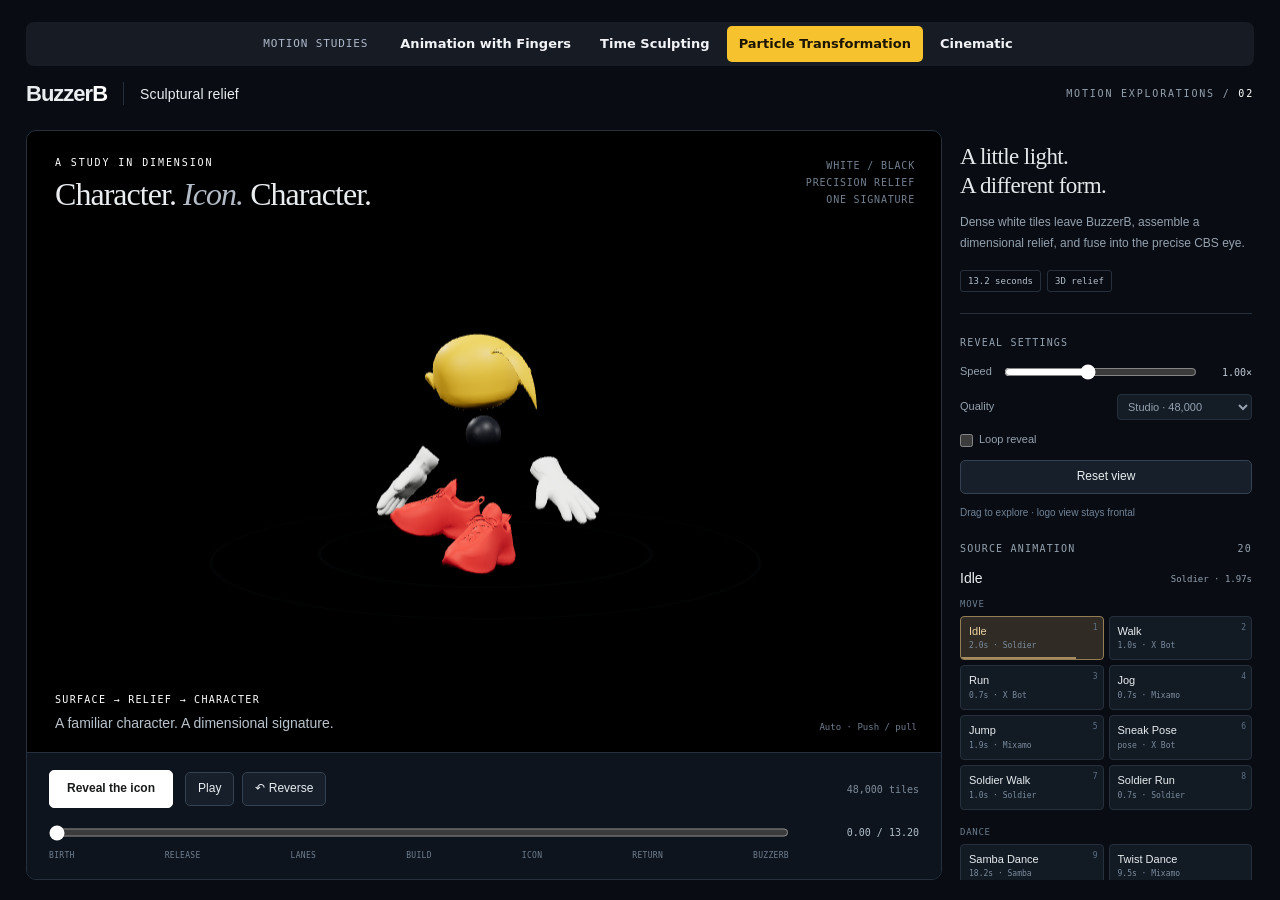
<file: particles/sculptural/index.html>
<!doctype html>
<html lang="en" data-theme="dark">
<head>
<meta charset="utf-8">
<meta name="viewport" content="width=device-width, initial-scale=1, viewport-fit=cover">
<meta name="description" content="BuzzerB becomes a dimensional CBS eye relief in a reversible, sculptural particle study.">
<title>BuzzerB — Sculptural Relief</title>
<style>
:root{color-scheme:dark;--bg:#090d13;--panel:#11171f;--fg:#e9edf0;--mute:#94a1af;--line:#25303c;--accent:#ffffff;--ring:#394654;--font:Inter,"Segoe UI",sans-serif;--mono:"SFMono-Regular",Consolas,monospace}
*{box-sizing:border-box}html,body{height:100%;margin:0}body{background:var(--bg);color:var(--fg);font:13px/1.45 var(--font);padding:22px 26px 20px}button,input,select{font:inherit;color:inherit}button,select{cursor:pointer}button:focus-visible,input:focus-visible,select:focus-visible,summary:focus-visible{outline:2px solid var(--accent);outline-offset:4px}button{transition:background .15s,border-color .15s}button:hover{border-color:#8796a4}input[type=range],input[type=checkbox]{accent-color:var(--accent)}button:disabled{opacity:.4;cursor:wait}[hidden]{display:none!important}.app{max-width:1780px;height:100%;margin:auto;display:grid;grid-template-rows:auto minmax(0,1fr);gap:20px}
header{display:flex;align-items:center;justify-content:space-between;gap:22px}.wordmark{display:flex;align-items:center;gap:16px}.brand{font-weight:800;font-size:22px;letter-spacing:-1px}.brand .b{color:var(--accent)}.divider{width:1px;height:23px;background:var(--line)}h1{font-weight:400;font-size:14px;letter-spacing:.01em;margin:0}.study{font:10px var(--mono);letter-spacing:.18em;text-transform:uppercase;color:var(--mute)}.study b{color:var(--accent);font-weight:400}main{min-height:0;display:grid;grid-template-columns:minmax(0,1fr) 294px;gap:18px}.stage{min-height:0;overflow:hidden;border:1px solid var(--line);border-radius:10px;background:#080c13;display:grid;grid-template-rows:minmax(0,1fr) auto;position:relative}.viewport{min-height:0;position:relative}#gl{position:absolute;width:100%;height:100%;inset:0;touch-action:none;display:block}.stage-top{position:absolute;top:26px;left:28px;right:26px;display:flex;align-items:flex-start;justify-content:space-between;gap:16px;pointer-events:none}.eyebrow{font:10px var(--mono);letter-spacing:.19em;text-transform:uppercase;color:var(--accent);margin-bottom:9px}.stage-title{font:400 clamp(23px,2.5vw,40px)/1.1 Georgia,serif;letter-spacing:-.03em}.stage-title i{font-weight:400;color:#b2bbc6}.edition{font:10px/1.7 var(--mono);color:#718090;text-align:right;letter-spacing:.08em}.phase-label{position:absolute;left:28px;bottom:47px;color:var(--accent);font:10px var(--mono);letter-spacing:.13em;text-transform:uppercase;pointer-events:none}.phase-copy{position:absolute;left:28px;bottom:18px;margin:0;font:14px/1.5 var(--font);color:#b9c3cc;pointer-events:none}.camera-readout{position:absolute;right:24px;bottom:20px;font:9px var(--mono);text-align:right;color:#6c7e90;max-width:40%;pointer-events:none}.loading{position:absolute;inset:0;display:grid;place-content:center;background:#080c13;font:12px var(--mono);color:var(--mute);padding:24px;z-index:3}.transport{border-top:1px solid var(--line);padding:17px 22px 18px;background:#0e141d}.reveal-actions{display:flex;align-items:center;gap:8px;margin-bottom:18px}.tbtn{border:1px solid #344150;border-radius:5px;background:#161f2a;padding:8px 12px;font-size:12px;line-height:1.3;white-space:nowrap}.primary{background:var(--accent);border-color:var(--accent);color:#191b1b;font-weight:650;padding:10px 17px;margin-right:4px}.primary:hover{background:#dddddd;border-color:#dddddd}#reverse[aria-pressed=true]{color:var(--accent);border-color:var(--accent)}.count{margin-left:auto;color:#7e8c9b;font:10px var(--mono)}.timeline{display:grid;grid-template-columns:minmax(0,1fr) 112px;gap:18px;align-items:center}#revealTimeline{width:100%;margin:0;height:13px}#revealTime{font:10px var(--mono);text-align:right;color:#b0bdc9}.ticks{display:flex;justify-content:space-between;gap:4px;margin:11px 130px 0 0}.ticks button{background:none;border:0;padding:1px 0;font:8px var(--mono);letter-spacing:.04em;text-transform:uppercase;color:#6f7f90}.ticks button[aria-current=true]{color:var(--accent)}.ticks button:hover{color:#ffffff}.board{overflow:auto;min-height:0;display:flex;flex-direction:column;gap:23px;padding:8px 2px 18px 0;scrollbar-width:thin;scrollbar-color:#344150 transparent}.sec h2{display:flex;justify-content:space-between;font:10px var(--mono);color:var(--mute);letter-spacing:.12em;text-transform:uppercase;margin:0 0 14px}.intro{padding:0 0 21px;border-bottom:1px solid var(--line)}.intro h2{font:400 23px/1.25 Georgia,serif;letter-spacing:-.025em;text-transform:none;color:#e5e8ea;max-width:200px;margin:5px 0 12px}.intro p{color:var(--mute);font-size:12px;line-height:1.75;margin:0}.spec{display:flex;gap:6px;margin-top:16px}.spec span{font:9px var(--mono);padding:5px 7px;border:1px solid var(--line);border-radius:3px;color:#b3beca}.settings{display:grid;gap:12px}.opt{display:flex;align-items:center;gap:10px;font-size:11px;color:var(--mute)}.opt input[type=range]{flex:1;min-width:0}.opt output{width:43px;text-align:right;font:10px var(--mono);color:#bdc7d1}.opt select{margin-left:auto;width:135px;border:1px solid var(--line);border-radius:4px;background:#141c26;padding:5px 6px;font-size:11px}.chk{display:flex;align-items:center;gap:6px;color:var(--mute);font-size:11px}.chk input{margin:0}.source-title{display:flex;align-items:center;justify-content:space-between;gap:12px;margin:0 0 10px}.source-title b{font-size:14px;font-weight:500}.source-title small{font:9px var(--mono);color:var(--mute);text-align:right}.grid{display:grid;grid-template-columns:repeat(2,minmax(0,1fr));gap:5px}.grp{grid-column:1/-1;font:9px var(--mono);color:#6b7c8e;text-transform:uppercase;letter-spacing:.08em;margin-top:12px;margin-bottom:2px}.grp:first-child{margin-top:0}.clip{position:relative;display:grid;text-align:left;gap:3px;border:1px solid var(--line);background:#121a24;padding:8px 8px 9px;border-radius:4px;overflow:hidden;--p:0%}.clip .t{font-size:11px;font-weight:500;line-height:1.25;padding-right:9px}.clip .m{font:8px var(--mono);color:#7b8c9e}.clip .k{position:absolute;right:5px;top:6px;font:8px var(--mono);color:#5f7186}.clip[aria-pressed=true]{border-color:#927d55;background:#302c25}.clip[aria-pressed=true] .t{color:#ecd2a4}.clip::after{content:"";position:absolute;left:0;bottom:0;background:#c4a66f;height:2px;width:var(--p);opacity:0}.clip[aria-pressed=true]::after{opacity:.8}details{border-top:1px solid var(--line);padding-top:15px}summary{cursor:pointer;font:10px var(--mono);color:#a3afbc;letter-spacing:.06em;list-style:none;display:flex;justify-content:space-between}summary::after{content:"+";font-size:14px}details[open] summary::after{content:"−"}details[open] summary{margin-bottom:17px}.source-transport{display:grid;gap:11px;padding-top:12px}.scrub{display:flex;align-items:center;gap:8px;font:9px var(--mono);color:var(--mute)}.scrub input{width:100%;min-width:0}.source-row{display:flex;align-items:center;gap:12px}.source-row .tbtn{font-size:10px;padding:5px 8px}.camera-state{color:#c7ad7b;letter-spacing:0;text-transform:none}.camera-moves{display:grid;grid-template-columns:repeat(3,minmax(0,1fr));gap:4px}.camera-move{background:#141d28;border:1px solid var(--line);border-radius:4px;padding:7px 4px;font-size:10px}.camera-move[aria-pressed=true]{border-color:#927d55;color:var(--accent)}.camera-cycle{margin-top:12px}.camera-note{font-size:10px;line-height:1.6;color:#7f90a3;margin-top:12px}.drop{display:grid;gap:6px;border:1px dashed #425165;background:#111a25;border-radius:5px;padding:13px;cursor:pointer}.drop b{font-size:12px;font-weight:500}.drop span{font-size:11px;color:var(--mute);line-height:1.6}.msg{font:10px/1.6 var(--mono);color:var(--mute);overflow-wrap:anywhere;margin-top:8px}.msg.err{color:#ff8d80}.recipe{font-size:10px;color:#76889d;line-height:1.7;padding-left:15px}.footer-note{color:#55697d;font:9px/1.7 var(--mono);margin-top:auto;padding-top:8px}.fullover{position:fixed;inset:0;display:none;place-content:center;background:#0b121be8;z-index:10;border:2px dashed var(--accent);font-size:28px}.fullover.on{display:grid}#returnAnimation{margin-top:5px;width:100%;background:none;color:#c9b07f}.rigline{display:none}
@media(max-width:1000px){body{padding:15px}main{grid-template-columns:minmax(0,1fr) 260px;gap:12px}.stage-top{left:20px;top:22px}.stage-title{font-size:28px}.edition{display:none}.transport{padding:14px}.ticks{margin-right:0}.camera-readout{display:none}.phase-label,.phase-copy{left:20px}.reveal-actions{flex-wrap:wrap}.count{font-size:9px}.board{padding-right:0}}
@media(max-width:760px){html,body{height:auto}body{padding:15px 12px}.app{height:auto;gap:16px}header{gap:10px}.brand{font-size:20px}.wordmark{gap:11px}h1{font-size:11px}.study{font-size:8px;letter-spacing:.1em}.study span{display:none}main{grid-template-columns:minmax(0,1fr);gap:23px}.stage{height:75vh;min-height:570px;max-height:840px}.stage-title{font-size:27px}.stage-top{top:20px;left:18px}.board{overflow:visible;display:grid;grid-template-columns:1fr 1fr;gap:22px 18px;padding:0 5px}.board .intro{border:0;padding:0}.board .sec.clips-sec,.board details,.footer-note{grid-column:1/-1}.intro h2{font-size:21px}.spec{flex-wrap:wrap}.intro p{font-size:11px}.settings{gap:11px}.grid{grid-template-columns:repeat(4,minmax(0,1fr))}.clip .t{font-size:10px}.clip .m{font-size:8px}.phase-copy{font-size:11px}.phase-label,.phase-copy{left:18px}.phase-copy{max-width:90%}.ticks button{font-size:7px}.timeline{grid-template-columns:minmax(0,1fr) 95px;gap:8px}.reveal-actions{gap:5px}.tbtn{font-size:10px;padding:8px 9px}.primary{font-size:11px;padding:9px 11px}.count{margin-left:auto;font-size:8px}.footer-note{margin-top:0}.camera-moves{grid-template-columns:repeat(6,minmax(0,1fr))}}
@media(prefers-reduced-motion:reduce){*{transition:none!important}}
</style>
<link rel="stylesheet" href="../../motion-studies.css">
</head>
<body data-motion-study="particles">
<nav class="motion-studies-nav" aria-label="BuzzerB motion studies">
  <span class="motion-studies-label">Motion Studies</span>
    <a href="../../">Animation with Fingers</a>
    <a href="../../time-sculpting/">Time Sculpting</a>
    <a href="../../particles/" aria-current="location">Particle Transformation</a>
    <a href="../../cinematic/">Cinematic</a>
</nav>
<div class="app">
<header><div class="wordmark"><div class="brand">Buzzer<span class="b">B</span></div><div class="divider"></div><h1>Sculptural relief</h1></div><div class="study"><span>Motion explorations / </span><b>02</b></div><div class="rigline" id="rigline">Mixamo rig · 20 bones · 30 fps</div></header>
<main>
<section class="stage" aria-label="Sculptural particle stage">
<div class="viewport" id="viewport"><canvas id="gl" aria-label="Interactive 3D character and CBS eye relief"></canvas>
<div class="stage-top"><div><div class="eyebrow">A study in dimension</div><div class="stage-title">Character. <i>Icon.</i> Character.</div></div><div class="edition">WHITE / BLACK<br>PRECISION RELIEF<br>ONE SIGNATURE</div></div>
<div class="phase-label" id="revealPhase">Preparing the relief</div><p class="phase-copy" id="phaseCopy">A familiar character. A dimensional signature.</p><div class="camera-readout" id="cameraReadout">Drag to explore the stage</div><div class="loading" id="loading">Building BuzzerB…</div></div>
<div class="transport"><div class="reveal-actions"><button class="tbtn primary" id="reveal" type="button" disabled>Reveal the icon</button><button class="tbtn" id="revealPause" type="button">Play</button><button class="tbtn" id="reverse" type="button" aria-pressed="false">↶ Reverse</button><span class="count" id="particleCount">Preparing facets</span></div>
<div class="timeline"><input id="revealTimeline" type="range" min="0" max="13.2" step="0.01" value="0" aria-label="Sculptural reveal timeline in seconds"><output id="revealTime" for="revealTimeline">0.00 / 13.20</output></div>
<div class="ticks" aria-label="Jump to sequence phase"><button type="button" data-phase="0.65">Birth</button><button type="button" data-phase="1.65">Release</button><button type="button" data-phase="3">Lanes</button><button type="button" data-phase="4.55">Build</button><button type="button" data-phase="6.4">Icon</button><button type="button" data-phase="9.55">Return</button><button type="button" data-phase="12.5">BuzzerB</button></div></div>
</section>
<aside class="board" aria-label="Reveal and animation controls">
<section class="intro sec"><h2>A little light.<br>A different form.</h2><p>Dense white tiles leave BuzzerB, assemble a dimensional relief, and fuse into the precise CBS eye.</p><div class="spec"><span>13.2 seconds</span><span>3D relief</span></div><button class="tbtn" id="returnAnimation" type="button" hidden>Return to animation</button></section>
<section class="sec"><h2>Reveal settings</h2><div class="settings"><label class="opt" for="rate">Speed <input id="rate" type="range" min="0.25" max="2" step="0.25" value="1"><output id="rateOut" for="rate">1.00×</output></label><label class="opt" for="quality">Quality <select id="quality" aria-label="Quality"><option value="low">Preview · 12,000</option><option value="medium" selected>Balanced · 26,000</option><option value="high">Studio · 48,000</option></select></label><label class="chk"><input id="revealLoop" type="checkbox"> Loop reveal</label><button class="tbtn" id="reset" type="button">Reset view</button><span style="font-size:10px;color:#6f8297">Drag to explore · logo view stays frontal</span></div></section>
<section class="sec clips-sec"><h2><span>Source animation</span><span id="countBuilt">20</span></h2><div class="source-title"><b id="nowTitle">Loading</b><small id="nowMeta"></small></div><div class="grid" id="built"></div></section>
<details><summary>Animation transport</summary><div class="source-transport"><div class="source-row"><button class="tbtn" id="pause" type="button">Pause</button><label class="chk"><input id="loop" type="checkbox" checked> Loop clip</label><label class="chk"><input id="rigvis" type="checkbox"> Rig</label></div><div class="scrub"><span id="tcur">0.00</span><input id="scrub" type="range" min="0" max="1000" value="0" aria-label="Scrub source animation"><span id="tdur">0.00s</span></div><label class="opt" for="speed">Clip speed <input id="speed" type="range" min="0.2" max="2" step="0.05" value="1"><output id="speedOut" for="speed">1.00×</output></label><label class="opt" for="blend">Crossfade <input id="blend" type="range" min="0" max="1" step="0.05" value="0.3"><output id="blendOut" for="blend">0.30s</output></label></div></details>
<details class="source-camera"><summary>Camera choreography <span class="camera-state" id="cameraState">Manual</span></summary><div class="camera-moves" role="group" aria-label="Camera move"><button class="camera-move" type="button" data-camera="manual" aria-pressed="true">Manual</button><button class="camera-move" type="button" data-camera="auto" aria-pressed="false">Auto</button><button class="camera-move" type="button" data-camera="orbit" aria-pressed="false">Orbit</button><button class="camera-move" type="button" data-camera="dolly" aria-pressed="false">Dolly</button><button class="camera-move" type="button" data-camera="sweep" aria-pressed="false">Sweep</button><button class="camera-move" type="button" data-camera="crane" aria-pressed="false">Crane</button></div><label class="opt camera-cycle" for="cameraCycle">Cycle <input id="cameraCycle" type="range" min="6" max="30" step="1" value="16" disabled><output id="cameraCycleOut">16s</output></label><p class="camera-note" id="cameraNote">Drag to take control. Reset view restores the reveal camera.</p></details>
<details><summary>Add your own animations <span id="countUser">0</span></summary><div class="grid" id="user"></div><label class="drop" id="drop" for="file"><b>Add Mixamo FBX</b><span>Drop files anywhere, or click to choose. Clips stay in this browser session.</span><input id="file" type="file" accept=".fbx" multiple hidden></label><div class="msg" id="msg" role="status" aria-live="polite"></div><ul class="recipe"><li>FBX Binary · 30 fps · Without Skin</li><li>Use In Place for walks and runs</li></ul></details>
<div class="footer-note">CBS eye: official website reference.<br>Eye-alone artwork approval pending.<br>Space pauses · keys 1–9 choose a clip.</div>
</aside>
</main>
</div>
<output id="sequenceDiagnostics" hidden></output><div class="fullover" id="fullover">Drop FBX to add clips</div>
<script type="importmap">{"imports":{"three":"./vendor/three/build/three.module.js","three/addons/":"./vendor/three/examples/jsm/"}}</script>
<script type="module" src="main.js"></script>
</body>
</html>
</file>
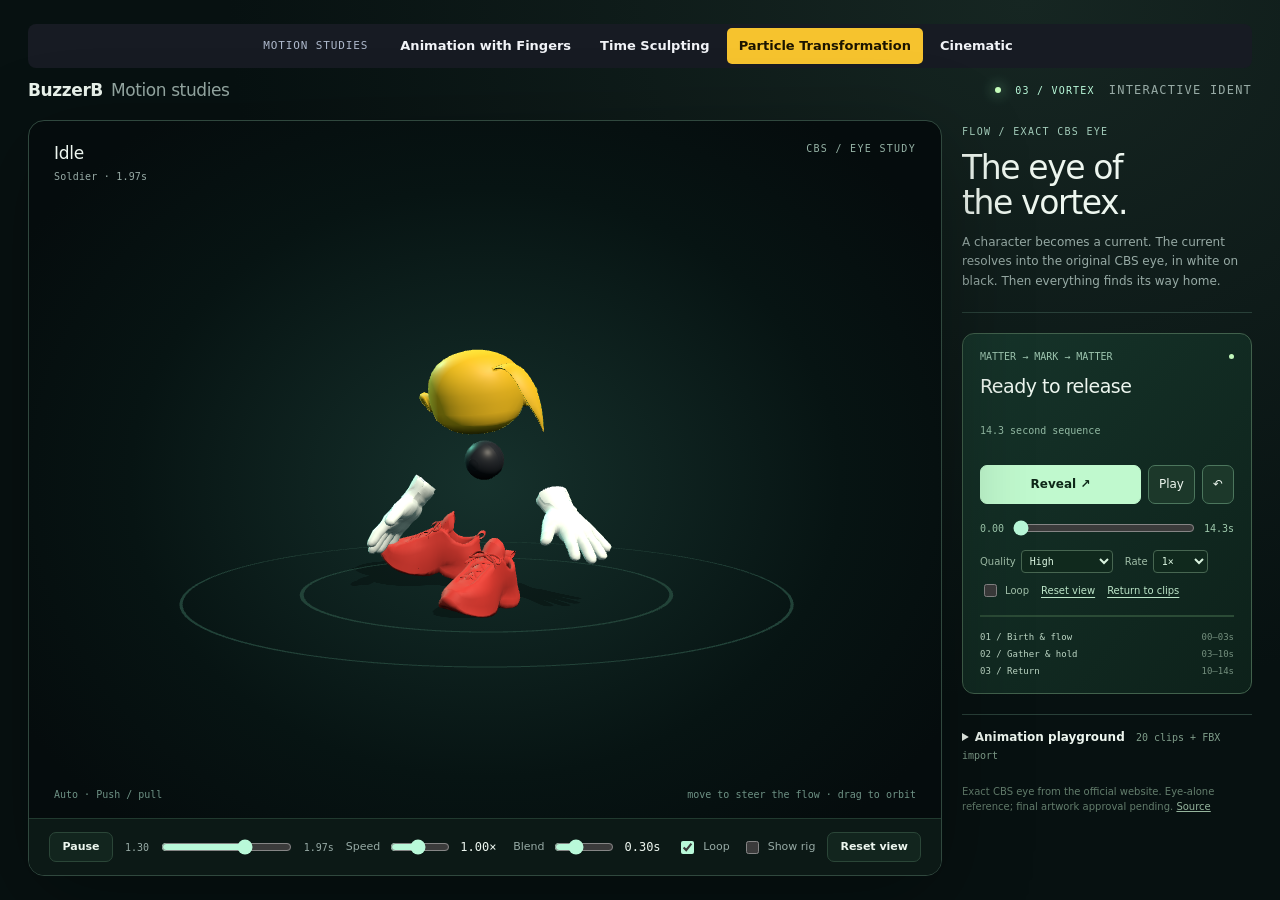
<file: particles/vortex/index.html>
<!doctype html>
<html lang="en">
<head>
<meta charset="utf-8">
<meta name="viewport" content="width=device-width, initial-scale=1, viewport-fit=cover">
<title>BuzzerB — Vortex / CBS Eye Study</title>
<meta name="description" content="BuzzerB becomes a swirling current, resolves into the exact official white CBS eye on black, and returns. An interactive 14.3-second motion study.">
<style>
/* Layout: full-height workbench. 3D stage on the left, control board on the right; stacks on phones. */
:root {
  --bg: #e8ebf0;
  --panel: #f5f6f8;
  --stage-hi: #fbfbfc;
  --stage-lo: #d5dae3;
  --fg: #151a22;
  --mute: #566071;
  --line: #c8cfda;
  --accent: #f0b410;
  --accent-ink: #1b1400;
  --alert: #d63a33;
  --ring: #aab3c2;
  --f-display: "Bricolage Grotesque", "Trebuchet MS", system-ui, sans-serif;
  --f-body: "Instrument Sans", system-ui, -apple-system, "Segoe UI", sans-serif;
  --f-mono: "IBM Plex Mono", ui-monospace, "SF Mono", Menlo, monospace;
}
@media (prefers-color-scheme: dark) {
  :root:not([data-theme="light"]) {
    --bg: #0f1218; --panel: #171b23; --stage-hi: #262c38; --stage-lo: #11141a;
    --fg: #eceff5; --mute: #98a2b3; --line: #2a313d; --accent: #f6c32e; --accent-ink: #1b1400;
    --alert: #ff6a61; --ring: #3a4352; color-scheme: dark;
  }
}
:root[data-theme="dark"] {
  --bg: #0f1218; --panel: #171b23; --stage-hi: #262c38; --stage-lo: #11141a;
  --fg: #eceff5; --mute: #98a2b3; --line: #2a313d; --accent: #f6c32e; --accent-ink: #1b1400;
  --alert: #ff6a61; --ring: #3a4352; color-scheme: dark;
}
* { box-sizing: border-box; }
html, body { height: 100%; }
body {
  background: var(--bg); color: var(--fg); font-family: var(--f-body); font-size: 14px; line-height: 1.45;
  padding-left: max(16px, env(safe-area-inset-left, 0px));
  padding-right: max(16px, env(safe-area-inset-right, 0px));
  padding-block: 14px;
}
button, input { font: inherit; color: inherit; }
button:focus-visible, input:focus-visible, label:focus-within { outline: 2px solid var(--accent); outline-offset: 2px; }

.app { height: 100%; display: grid; grid-template-rows: auto minmax(0, 1fr); gap: 12px; max-width: 1500px; margin: 0 auto; }
header { display: flex; align-items: baseline; justify-content: space-between; gap: 16px; flex-wrap: wrap; }
h1 { margin: 0; font: 800 22px/1 var(--f-display); letter-spacing: -0.02em; }
h1 span { font-weight: 600; color: var(--mute); }
.rigline { font: 400 12px var(--f-mono); color: var(--mute); }

main { display: grid; grid-template-columns: minmax(0, 1fr) 350px; gap: 12px; min-height: 0; }

/* stage */
.stage { position: relative; min-height: 0; border: 1px solid var(--line); border-radius: 6px; overflow: hidden;
  background: radial-gradient(ellipse 75% 70% at 50% 78%, var(--stage-hi), var(--stage-lo)); display: grid; grid-template-rows: minmax(0, 1fr) auto; }
.viewport { position: relative; min-height: 0; }
#gl { position: absolute; inset: 0; width: 100%; height: 100%; display: block; touch-action: none; }
.now { position: absolute; left: 14px; top: 12px; right: 14px; display: flex; align-items: baseline; gap: 10px; pointer-events: none; }
.now b { font: 800 clamp(20px, 3.2vw, 30px)/1 var(--f-display); letter-spacing: -0.02em; }
.now small { font: 400 12px var(--f-mono); color: var(--mute); }
.hint { position: absolute; right: 14px; bottom: 10px; font: 400 11px var(--f-mono); color: var(--mute); pointer-events: none; }
.camera-readout { position: absolute; left: 14px; bottom: 34px; font: 500 11px var(--f-mono); color: var(--mute); pointer-events: none; }
.loading { position: absolute; inset: 0; display: grid; place-items: center; font: 500 13px var(--f-mono); color: var(--mute); }

.transport { display: flex; flex-wrap: wrap; align-items: center; gap: 10px 18px; padding: 10px 14px; background: var(--panel); border-top: 1px solid var(--line); }
.tbtn { min-width: 72px; height: 32px; padding: 0 12px; border: 1px solid var(--line); background: var(--bg); border-radius: 4px; cursor: pointer; font-weight: 600; }
.tbtn:hover { border-color: var(--mute); }
.scrub { flex: 1 1 220px; min-width: 0; display: flex; align-items: center; gap: 10px; font: 400 12px var(--f-mono); color: var(--mute); }
.scrub input { flex: 1; min-width: 0; }
.opt { display: flex; align-items: center; gap: 8px; font-size: 12.5px; color: var(--mute); }
.opt input[type="range"] { width: 92px; }
.opt output { font: 400 12px var(--f-mono); min-width: 3.4em; color: var(--fg); }
.chk { display: flex; align-items: center; gap: 6px; font-size: 12.5px; color: var(--mute); cursor: pointer; }
input[type="range"], input[type="checkbox"] { accent-color: var(--accent); }

/* control board */
.board { min-height: 0; overflow-y: auto; border: 1px solid var(--line); border-radius: 6px; background: var(--panel); padding: 14px; display: flex; flex-direction: column; gap: 18px; }
.sec h2 { margin: 0 0 8px; font: 600 11px var(--f-mono); letter-spacing: 0.09em; text-transform: uppercase; color: var(--mute); display: flex; justify-content: space-between; }
.camera-state { display: inline-flex; align-items: center; gap: 5px; letter-spacing: 0; text-transform: none; }
.camera-state::before { content: ''; width: 5px; height: 5px; border-radius: 50%; background: var(--mute); }
.camera-state[data-active="true"]::before { background: var(--accent); }
.camera-moves { display: grid; grid-template-columns: repeat(3, minmax(0, 1fr)); gap: 6px; }
.camera-move { display: grid; justify-items: center; gap: 7px; padding: 10px 3px 8px; border: 1px solid var(--line); border-radius: 4px; background: var(--bg); cursor: pointer; font-size: 12px; font-weight: 600; }
.camera-move:hover { border-color: var(--mute); }
.camera-move[aria-pressed="true"] { background: var(--accent); border-color: var(--accent); color: var(--accent-ink); }
.camera-move svg { width: 30px; height: 20px; fill: none; stroke: currentColor; stroke-width: 1.5; stroke-linecap: round; stroke-linejoin: round; }
.camera-cycle { margin-top: 12px; }
.camera-cycle input[type="range"] { flex: 1; min-width: 0; }
.camera-cycle input:disabled { opacity: .4; }
.camera-note { margin: 8px 0 0; min-height: 2.9em; color: var(--mute); font-size: 12px; }
.grid { display: grid; grid-template-columns: repeat(2, minmax(0, 1fr)); gap: 6px; }
.clip { position: relative; text-align: left; min-width: 0; padding: 9px 10px 11px; border: 1px solid var(--line); background: var(--bg); border-radius: 4px; cursor: pointer; overflow: hidden;
  display: grid; gap: 2px; --p: 0%; }
.clip:hover { border-color: var(--mute); }
.clip .t { font: 600 14px/1.15 var(--f-display); overflow-wrap: anywhere; padding-right: 14px; }
.clip .m { font: 400 11px var(--f-mono); color: var(--mute); }
.clip .k { position: absolute; top: 7px; right: 8px; font: 500 10px var(--f-mono); color: var(--mute); }
.clip::after { content: ""; position: absolute; left: 0; bottom: 0; height: 3px; width: var(--p); background: var(--accent-ink); opacity: 0; }
.clip[aria-pressed="true"] { background: var(--accent); border-color: var(--accent); color: var(--accent-ink); }
.clip[aria-pressed="true"] .m, .clip[aria-pressed="true"] .k { color: var(--accent-ink); opacity: .75; }
.clip[aria-pressed="true"]::after { opacity: .85; }

.grp { grid-column: 1 / -1; margin-top: 6px; font: 500 10.5px var(--f-mono); letter-spacing: 0.08em; text-transform: uppercase; color: var(--mute); display: flex; align-items: center; gap: 8px; }
.grp:first-child { margin-top: 0; }
.grp::after { content: ""; flex: 1; height: 1px; background: var(--line); }
.seg { display: flex; margin-bottom: 8px; border: 1px solid var(--line); border-radius: 4px; overflow: hidden; background: var(--bg); }
.seg label { flex: 1; position: relative; }
.seg input { position: absolute; opacity: 0; inset: 0; cursor: pointer; }
.seg span { display: block; text-align: center; padding: 6px 4px; font-weight: 600; font-size: 12.5px; color: var(--mute); }
.seg input:checked + span { background: var(--accent); color: var(--accent-ink); }
.seg input:focus-visible + span { outline: 2px solid var(--fg); outline-offset: -3px; }
.pose { padding: 8px 10px; }
.pose .t { padding-right: 0; font-size: 13.5px; }
.drop { display: grid; gap: 4px; padding: 14px; border: 1.5px dashed var(--mute); border-radius: 4px; cursor: pointer; background: var(--bg); }
.drop:hover, .drop.over { border-color: var(--accent); background: color-mix(in srgb, var(--accent) 14%, var(--bg)); }
.drop b { font: 600 14px var(--f-display); }
.drop span { font-size: 12.5px; color: var(--mute); }
.msg { min-height: 1.4em; margin-top: 8px; font: 400 12px var(--f-mono); color: var(--mute); overflow-wrap: anywhere; }
.msg.err { color: var(--alert); }
.recipe { margin: 10px 0 0; padding: 0; list-style: none; font-size: 12.5px; color: var(--mute); display: grid; gap: 3px; }
.recipe li::before { content: "› "; color: var(--accent); font-weight: 700; }
.fullover { position: fixed; inset: 0; z-index: 20; display: none; place-items: center; background: color-mix(in srgb, var(--bg) 82%, transparent); font: 800 28px var(--f-display); border: 3px dashed var(--accent); }
.fullover.on { display: grid; }

@media (max-width: 860px) {
  html, body { height: auto; }
  .app { height: auto; }
  main { grid-template-columns: minmax(0, 1fr); }
  .stage { height: min(64vh, 520px); }
  .hint { display: none; }
  .board { overflow: visible; }
}
</style>
<style>
:root, :root[data-theme="dark"], :root:not([data-theme="light"]) {
 --bg:#071111; --panel:#0e1c1c; --stage-hi:#16312c; --stage-lo:#061011;
 --fg:#edf6ef; --mute:#97aaa5; --line:#294039; --accent:#b9f9d9; --accent-ink:#10291f; --ring:#25473c; color-scheme:dark;
 --f-display:"Arial",sans-serif; --f-body:"Segoe UI",system-ui,sans-serif; --f-mono:Consolas,monospace;
}
body { padding:24px 28px; background:radial-gradient(ellipse at 80% 0%,#162622,transparent 55%),#071111; }
.app { max-width:1800px; gap:20px; }
header { align-items:center; }
h1 { font:500 17px/1.2 var(--f-body); letter-spacing:-.4px; }
h1 strong { font-weight:750; } h1 span { font-weight:400; color:var(--mute); margin-left:8px; }
.edition { font:10px var(--f-mono); letter-spacing:.12em; color:#b9f9d9; display:flex; align-items:center; gap:14px; }
.edition i { width:6px;height:6px;background:#c7ffbc;border-radius:50%;box-shadow:0 0 14px #98ffb7; }
main { grid-template-columns:minmax(0,1fr) 290px;gap:20px; }
.stage { border-radius:16px; border-color:#30483e; background:radial-gradient(ellipse 60% 60% at 50% 48%,#16312c 0%,#071413 65%,#050c0d 100%); box-shadow:0 22px 90px #0005; }
.viewport::after { content:"";position:absolute;pointer-events:none;inset:0;border-radius:16px;background:none; }
.now { left:25px; top:23px; gap:8px; flex-direction:column; }
.now b { font:500 17px/1.1 var(--f-body); letter-spacing:-.3px; }
.now small { font-size:10px;letter-spacing:.02em; }
.stage-index { position:absolute;right:25px;top:22px;color:#95b2a5;font:10px var(--f-mono);letter-spacing:.13em; }
.camera-readout { bottom:18px;left:25px;font-size:10px;color:#6e9285; }
.hint { bottom:18px;right:25px;font-size:10px;color:#6e9285; }
.transport { background:#0c1916;border-top-color:#213a2f;gap:9px 12px;padding:13px 20px; }
.transport .opt { font-size:11px; } .transport .opt input { width:60px; }
.transport .chk { font-size:11px; }
.tbtn { background:#12251e;border-color:#2b4638;border-radius:7px;min-width:64px;font-size:11px;height:30px; }
.scrub { flex-basis:170px;font-size:10px; }
.board { border:0;border-radius:0;background:transparent;padding:0;gap:20px; }
.intro { padding:6px 0 20px;border-bottom:1px solid var(--line); }
.eyebrow { font:10px var(--f-mono);letter-spacing:.13em;text-transform:uppercase;color:#a3ccba; }
.intro h2 { margin:14px 0 12px;font:400 33px/1.05 var(--f-body);letter-spacing:-1.4px; }
.intro p { color:var(--mute);font-size:12px;line-height:1.65;margin:0; }
.reveal-card { padding:17px;background:linear-gradient(130deg,#16342a,#0d211a);border:1px solid #41614c;border-radius:12px; }
.phase-row { display:flex;align-items:center;justify-content:space-between;font:10px var(--f-mono);color:#9cc4ae; }
.phase-dot { width:5px;height:5px;background:#c2f7bc;border-radius:50%; }
#phaseName { display:block;min-height:40px;margin:14px 0 9px;font:500 19px/1.12 var(--f-body);letter-spacing:-.5px; }
#revealStatus { font:10px var(--f-mono);color:#92b9a3;min-height:24px; }
.reveal-primary { display:flex;gap:7px;margin:16px 0 14px; }
.reveal-primary button { border-radius:7px;cursor:pointer;border:1px solid #4c765d;background:#1c382a;font-size:12px;padding:10px; }
#reveal { flex:1;background:#c0f9ce;color:#0e2718;border-color:#c0f9ce;font-weight:650; }
#reveal:hover { background:#e3ffe9; }
#reverse[aria-pressed="true"] { color:#10291f;background:#c0f9ce; }
.reveal-timeline { display:flex;align-items:center;gap:7px;font:10px var(--f-mono);color:#9fc9ad; }
#revealScrub { min-width:0;flex:1;width:100%; }
.sequence-progress { height:2px;background:#2b4b36;margin-top:15px;overflow:hidden; }
#sequenceProgress { width:0%;height:100%;background:#c0f9ce; }
.reveal-options { margin-top:12px;display:flex;flex-wrap:wrap;gap:8px 12px;align-items:center; }
.reveal-options label { font-size:10px;color:#a1bfa9;display:flex;gap:5px;align-items:center; }
select { font:10px var(--f-mono);border:1px solid #476651;border-radius:4px;background:#10291d;color:#d9f4df;padding:4px;max-width:92px; }
.text-button { font:10px var(--f-body);color:#bce5c8;border:0;background:none;padding:0;cursor:pointer;text-decoration:underline;text-underline-offset:3px; }
.sequence-notes { display:grid;gap:7px;margin-top:15px; }
.sequence-notes span { display:flex;justify-content:space-between;font:9px var(--f-mono);color:#748f7e; }
.sequence-notes b { font-weight:400;color:#bdd7c5; }
.library { border-top:1px solid var(--line);padding-top:14px; }
.library summary { cursor:pointer;font-size:12px;font-weight:600; }
.library summary small { color:#7f9d8a;font:10px var(--f-mono);margin-left:7px; }
.library>.sec { margin-top:15px; }
.sec h2 { font-size:9px;letter-spacing:.1em; }
.camera-moves { gap:5px; }.camera-move { padding:7px 2px;font-size:10px;background:#10231b;border-radius:5px;gap:4px; }
.camera-move svg { width:24px;height:17px; }
.camera-cycle { font-size:10px; }.camera-note { font-size:10px;min-height:0; }
.clip { background:#10231b;border-color:#2a4434;border-radius:6px;padding:8px; }
.clip .t { font:500 11px var(--f-body); }.clip .m,.clip .k { font-size:8px; }
.grp { font-size:8px; }.drop { padding:11px;border-color:#49634e;border-radius:7px; }.drop b { font:500 12px var(--f-body); }.drop span,.recipe { font-size:10px; }
.msg { font-size:10px; }.recipe { gap:4px; }
.source-note { font-size:10px;line-height:1.5;color:#637d6c;padding-bottom:12px; }.source-note a { color:#95b49d; }
[data-reveal="true"] .transport { opacity:.65; } [data-reveal="true"] #nowMeta { color:#b8e8ca; }
@media(max-width:1100px) { body { padding:16px; }main { grid-template-columns:minmax(0,1fr) 260px;gap:14px; }.intro h2 { font-size:29px; }.transport .opt { display:none; } }
@media(max-width:860px) { main { grid-template-columns:1fr; }.stage { height:62vh;min-height:380px; }.board { display:grid;grid-template-columns:1fr 1fr;overflow:visible; }.intro { border:0;padding:0 10px 0 0; }.intro h2 { font-size:32px; }.library { grid-column:1/-1; }.source-note { grid-column:1/-1; }.app { height:auto; } }
@media(max-width:560px) { body { padding:13px; }.edition { font-size:8px;gap:7px; }.edition .rigline { display:none; }h1 { font-size:14px; }h1 span { font-size:10px;margin-left:4px; }.stage { height:58vh;min-height:350px; }.now { left:17px;top:18px; }.stage-index { right:17px;top:18px; }.now small { font-size:8px; }.camera-readout { left:17px;bottom:12px;font-size:8px; }.board { grid-template-columns:1fr; }.intro h2 { font-size:30px; }.intro p { max-width:330px; }.intro { padding:8px 0; }.transport { padding:10px;gap:8px; }.transport .chk { display:none; }.transport #reset { display:none; }.reveal-card { padding:16px; } }
@media(prefers-reduced-motion:reduce) { *,*::before,*::after { scroll-behavior:auto!important; } }
</style>
<style>
  body { margin: 0; }
  :root { padding-top: env(safe-area-inset-top, 0px); padding-bottom: env(safe-area-inset-bottom, 0px); }
  [hidden] { display: none !important; }
</style>
<link rel="stylesheet" href="../../motion-studies.css">
</head>
<body data-motion-study="particles">
<nav class="motion-studies-nav" aria-label="BuzzerB motion studies">
  <span class="motion-studies-label">Motion Studies</span>
    <a href="../../">Animation with Fingers</a>
    <a href="../../time-sculpting/">Time Sculpting</a>
    <a href="../../particles/" aria-current="location">Particle Transformation</a>
    <a href="../../cinematic/">Cinematic</a>
</nav>
<div class="app">
  <header>
    <h1><strong>BuzzerB</strong><span>Motion studies</span></h1>
    <div class="edition"><i></i><span>03 / VORTEX</span><span class="rigline" id="rigline">INTERACTIVE IDENT</span></div>
  </header>
  <main>
    <section class="stage" aria-label="3D stage">
      <div class="viewport" id="viewport">
        <canvas id="gl"></canvas>
        <div class="now"><b id="nowTitle">Loading</b><small id="nowMeta"></small></div>
        <div class="stage-index">CBS / EYE STUDY</div>
        <div class="camera-readout" id="cameraReadout">Manual camera</div>
        <div class="hint">move to steer the flow · drag to orbit</div>
        <div class="loading" id="loading">Building rig…</div>
      </div>
      <div class="transport">
        <button class="tbtn" id="pause" type="button">Pause</button>
        <div class="scrub"><span id="tcur">0.00</span><input id="scrub" type="range" min="0" max="1000" value="0" aria-label="Scrub animation"><span id="tdur">0.00s</span></div>
        <label class="opt" for="speed">Speed <input id="speed" type="range" min="0.2" max="2" step="0.05" value="1"><output id="speedOut" for="speed">1.00×</output></label>
        <label class="opt" for="blend">Blend <input id="blend" type="range" min="0" max="1" step="0.05" value="0.3"><output id="blendOut" for="blend">0.30s</output></label>
        <label class="chk" for="loop"><input id="loop" type="checkbox" checked> Loop</label>
        <label class="chk" for="rigvis"><input id="rigvis" type="checkbox"> Show rig</label>
        <button class="tbtn" id="reset" type="button">Reset view</button>
      </div>
    </section>

    <aside class="board" aria-label="Animation control board">
      <div class="intro">
        <div class="eyebrow">Flow / exact CBS eye</div>
        <h2>The eye of<br>the vortex.</h2>
        <p>A character becomes a current. The current resolves into the original CBS eye, in white on black. Then everything finds its way home.</p>
      </div>
      <section class="reveal-card" aria-label="CBS vortex sequence">
        <div class="phase-row"><span>MATTER → MARK → MATTER</span><i class="phase-dot"></i></div>
        <b id="phaseName" aria-live="polite">Ready to release</b>
        <div id="revealStatus">14.3 second sequence</div>
        <div class="reveal-primary">
          <button id="reveal" type="button">Reveal ↗</button>
          <button id="revealPause" type="button" aria-label="Play reveal">Play</button>
          <button id="reverse" type="button" aria-pressed="false" aria-label="Reverse reveal direction">↶</button>
        </div>
        <div class="reveal-timeline"><span id="revealTime">0.00</span><input id="revealScrub" type="range" min="0" max="14300" step="1" value="0" aria-label="Seek reveal in milliseconds"><span>14.3s</span></div>
        <div class="reveal-options">
          <label for="quality">Quality <select id="quality"><option value="low">Low effects</option><option value="medium">Medium</option><option value="high" selected>High</option></select></label>
          <label for="revealRate">Rate <select id="revealRate"><option value="0.5">0.5×</option><option value="1" selected>1×</option><option value="1.5">1.5×</option><option value="2">2×</option></select></label>
          <label for="revealLoop"><input id="revealLoop" type="checkbox">Loop</label>
          <button id="heroView" class="text-button" type="button">Reset view</button>
          <button id="returnClips" class="text-button" type="button">Return to clips</button>
        </div>
        <div class="sequence-progress"><div id="sequenceProgress"></div></div>
        <div class="sequence-notes"><span><b>01 / Birth & flow</b>00—03s</span><span><b>02 / Gather & hold</b>03—10s</span><span><b>03 / Return</b>10—14s</span></div>
      </section>
      <details class="library">
      <summary>Animation playground <small>20 clips + FBX import</small></summary>
      <section class="sec" aria-labelledby="cameraHeading">
        <h2><span id="cameraHeading">Camera choreography</span><span class="camera-state" id="cameraState">Manual</span></h2>
        <div class="camera-moves" role="group" aria-label="Camera move">
          <button class="camera-move" type="button" data-camera="manual" aria-pressed="true"><svg viewBox="0 0 32 20" aria-hidden="true"><rect x="8" y="5" width="16" height="12" rx="2"/><path d="m12 5 2-3h4l2 3"/><circle cx="16" cy="11" r="3"/></svg>Manual</button>
          <button class="camera-move" type="button" data-camera="auto" aria-pressed="false"><svg viewBox="0 0 32 20" aria-hidden="true"><path d="m16 2 2.5 5.5L24 10l-5.5 2.5L16 18l-2.5-5.5L8 10l5.5-2.5Z"/><path d="M26 2v4m-2-2h4"/></svg>Auto</button>
          <button class="camera-move" type="button" data-camera="orbit" aria-pressed="false"><svg viewBox="0 0 32 20" aria-hidden="true"><ellipse cx="16" cy="10" rx="12" ry="6"/><path d="m25 4 3 4-5 1"/><circle cx="16" cy="10" r="1"/></svg>Orbit</button>
          <button class="camera-move" type="button" data-camera="dolly" aria-pressed="false"><svg viewBox="0 0 32 20" aria-hidden="true"><path d="M3 10h26M7 6l-4 4 4 4m18-8 4 4-4 4"/><path d="M13 4h6v12h-6z"/></svg>Push / pull</button>
          <button class="camera-move" type="button" data-camera="sweep" aria-pressed="false"><svg viewBox="0 0 32 20" aria-hidden="true"><path d="M4 14Q16 0 28 14m-5 0h5v-5"/><circle cx="16" cy="15" r="1"/></svg>Side sweep</button>
          <button class="camera-move" type="button" data-camera="crane" aria-pressed="false"><svg viewBox="0 0 32 20" aria-hidden="true"><path d="M6 17Q23 17 23 3m-4 4 4-4 4 4M3 17h7"/></svg>Crane</button>
        </div>
        <label class="opt camera-cycle" for="cameraCycle">Cycle <input id="cameraCycle" type="range" min="6" max="30" step="1" value="16" disabled><output id="cameraCycleOut" for="cameraCycle">16s</output></label>
        <p class="camera-note" id="cameraNote">Drag to orbit and scroll to zoom. Choose a move to start choreography.</p>
      </section>
      <div class="sec">
        <h2><span>Mixamo clips</span><span id="countBuilt"></span></h2>
        <div class="grid" id="built"></div>
      </div>
      <div class="sec">
        <h2><span>Your clips</span><span id="countUser"></span></h2>
        <div class="grid" id="user"></div>
        <label class="drop" id="drop" for="file" style="margin-top:6px">
          <b>Add Mixamo animations</b>
          <span>Drop .fbx files anywhere on this page, or click to choose. Each file becomes a button.</span>
          <input id="file" type="file" accept=".fbx" multiple hidden>
        </label>
        <div class="msg" id="msg" role="status" aria-live="polite"></div>
        <ul class="recipe">
          <li>On mixamo.com pick a clip, then Download</li>
          <li>Format FBX Binary (.fbx), 30 fps</li>
          <li>Skin: Without Skin. Tick In Place for walks and runs</li>
        </ul>
      </div>
      </details>
      <div class="source-note">Exact CBS eye from the official website. Eye-alone reference; final artwork approval pending. <a href="assets/cbs-logo-provenance.json" target="_blank" rel="noopener">Source</a></div>
    </aside>
  </main>
</div>
<div class="fullover" id="fullover">Drop FBX to add clips</div>
<script type="importmap">
{
  "imports": {
    "three": "./vendor/three/build/three.module.js",
    "three/addons/": "./vendor/three/examples/jsm/"
  }
}
</script>
<script type="module" src="main.js?v=smooth-particles-4"></script>
</body>
</html>
</file>
<file: motion-studies.css>
.motion-studies-nav {
  display: flex;
  align-items: center;
  justify-content: center;
  gap: 5px;
  min-width: 0;
  margin: 0 auto 12px;
  padding: 4px 8px;
  border-radius: 8px;
  background: #171b23;
  color: #f1f3f7;
  font: 600 13px/1.2 system-ui, sans-serif;
}

.motion-studies-label {
  margin: 0 15px 0 8px;
  color: #aeb9cc;
  font: 11px/1.2 ui-monospace, monospace;
  letter-spacing: .08em;
  text-transform: uppercase;
}

.motion-studies-nav a {
  display: grid;
  place-items: center;
  min-height: 36px;
  padding: 6px 12px;
  border-radius: 5px;
  color: inherit;
  text-align: center;
  text-decoration: none;
}

.motion-studies-nav a:hover,
.motion-studies-nav a:focus-visible {
  color: #fff;
  background: #303a4b;
}

.motion-studies-nav a:focus-visible {
  outline: 2px solid #f6c32e;
  outline-offset: -2px;
}

.motion-studies-nav a[aria-current] {
  background: #f6c32e;
  color: #1b1400;
}

[data-motion-study] > .motion-studies-nav {
  width: 100%;
  max-width: 1780px;
}

[data-motion-study="time"] > .motion-studies-nav {
  width: calc(100% - 32px);
  margin-top: 10px;
  margin-bottom: 0;
}

[data-motion-study="time"] .gallery-app {
  min-height: calc(100svh - 54px);
}

@media (min-width: 901px) {
  [data-motion-study]:has(> .app) {
    display: grid;
    grid-template-rows: auto minmax(0, 1fr);
  }

  [data-motion-study] > .app {
    width: 100%;
  }

  [data-motion-study="time"] .stage:not(:fullscreen) {
    height: max(420px, calc(100svh - 346px));
  }
}

@media (max-width: 700px) {
  [data-motion-study] > .motion-studies-nav {
    display: grid;
    grid-template-columns: repeat(2, minmax(0, 1fr));
    font-size: 11px;
  }

  .motion-studies-label {
    display: none;
  }

  .motion-studies-nav a {
    padding-inline: 4px;
  }
}
</file>
<file: time-sculpting/gallery.css>
:root{color-scheme:light;--paper:#f4f3ee;--ink:#252824;--muted:#777a72;--line:#d9dcd2;--accent:#ae482c;font-family:Arial,Helvetica,sans-serif;background:var(--paper);color:var(--ink)}*{box-sizing:border-box}body{margin:0}button,input{font:inherit}button,a,input{-webkit-tap-highlight-color:transparent}button{border:0;background:none;color:inherit;cursor:pointer}a{color:inherit;text-decoration:none}button:hover,a:hover{color:var(--accent)}button:focus-visible,a:focus-visible,input:focus-visible,.stage:focus-visible,summary:focus-visible{outline:2px solid var(--accent);outline-offset:4px}input[type=range]{width:100%;height:20px;margin:0;accent-color:var(--ink);cursor:ew-resize}input[type=checkbox]{accent-color:var(--ink)}[hidden]{display:none!important}.gallery-app{min-height:100svh;display:flex;flex-direction:column}header{height:66px;flex-shrink:0;display:flex;align-items:center;justify-content:space-between;margin:0 40px;border-bottom:1px solid var(--line);gap:20px}.brand{display:flex;align-items:center;gap:22px;font-size:21px;font-weight:800;letter-spacing:-1px}.brand span{font:10px monospace;text-transform:uppercase;letter-spacing:1.8px;color:var(--muted);border-left:1px solid var(--line);padding-left:22px}nav{display:flex;gap:24px;align-items:center;font:11px monospace}nav button{font-size:11px;padding:8px 0}nav #fullscreen{font-size:22px}nav button[aria-pressed=true]{color:var(--accent)}main{flex:1;display:flex;flex-direction:column}.stage{height:max(420px,calc(100svh - 292px));position:relative;overflow:hidden;isolation:isolate;background:var(--paper);touch-action:none}.stage canvas{display:block;width:100%;height:100%;touch-action:none}.title-block{position:absolute;top:34px;left:40px;pointer-events:none;max-width:260px}.eyebrow{font:10px monospace;letter-spacing:1.8px;text-transform:uppercase;color:var(--muted);margin:0 0 19px}h1{font-size:clamp(43px,4.8vw,70px);font-weight:400;line-height:1.01;letter-spacing:-2.8px;margin:0}h1 em{font-family:Georgia,'Times New Roman',serif;font-weight:400}.stage-description{font-size:12px;color:var(--muted);max-width:215px;line-height:1.65;margin-top:21px}.vertical-label{position:absolute;left:40px;bottom:36px;font:9px monospace;letter-spacing:1.4px;color:#8b8f83}.stage-tools{position:absolute;right:40px;top:30px;display:flex;gap:8px}.stage-tools button{padding:9px 12px;border:1px solid var(--line);border-radius:2px;font:10px monospace;background:#f4f3eecc}.stage-tools button[aria-pressed=true]{background:var(--ink);border-color:var(--ink);color:var(--paper)}.moment-label{position:absolute;right:40px;bottom:33px;display:flex;gap:16px;font:10px monospace;color:var(--muted)}.moment-label span:first-child{color:var(--accent)}.stage-hint{position:absolute;left:50%;bottom:17px;transform:translateX(-50%);font:9px monospace;color:#83877b;white-space:nowrap}.controls{margin:0 40px;padding:19px 0 15px;border-top:1px solid var(--line)}.score-top{display:flex;justify-content:space-between;align-items:center;gap:20px}.cue{display:flex;gap:17px;align-items:center}.cue>span{font:10px monospace;color:var(--muted)}h2{font-size:18px;font-weight:400;letter-spacing:-.3px;margin:0}.play-actions{display:flex;align-items:center;gap:10px}.primary{background:var(--ink);color:var(--paper);padding:12px 16px;font-size:11px;border-radius:2px;display:flex;align-items:center;gap:24px}.primary:hover{background:var(--accent);color:white}.round{width:34px;height:34px;border:1px solid var(--line);border-radius:50%;font-size:12px}.score-row{display:flex;align-items:flex-start;gap:24px;margin:15px 0 12px}.show-time{font:10px monospace;white-space:nowrap;padding-top:4px;min-width:90px}.show-time span{color:var(--muted)}.score{flex:1;min-width:0}.score>input{height:15px}.chapters{position:relative;height:18px;margin:0 6px}.chapters button{position:absolute;top:4px;padding:0;font:9px monospace;color:var(--muted)}.chapters button[aria-current=true]{color:var(--accent)}.interaction{display:flex;align-items:center;gap:24px;border-top:1px solid var(--line);padding-top:13px}.pose-slider{display:flex;align-items:center;gap:20px;flex:1}.pose-slider label{font-size:11px;white-space:nowrap}.pose-slider label span{color:var(--muted);font:9px monospace;margin-left:12px}.pose-slider input{max-width:340px;min-width:80px}.sculpt-actions{display:flex;gap:7px}.sculpt-actions button{font-size:11px;border:1px solid var(--line);padding:8px 12px;display:flex;gap:16px;align-items:center}.sculpt-actions button[aria-pressed=true]{border-color:var(--accent);color:var(--accent)}kbd{font:9px monospace;color:var(--muted)}details{position:relative;font:10px monospace}summary{cursor:pointer;padding:8px}.options{position:absolute;bottom:35px;right:0;background:var(--paper);border:1px solid var(--line);padding:18px;width:230px;display:flex;flex-direction:column;gap:14px;box-shadow:0 5px 30px #25282412}.options label{display:flex;align-items:center;gap:8px}.options label:first-child{justify-content:space-between}footer{height:35px;padding:0 40px;display:flex;justify-content:space-between;align-items:center;font:9px monospace;color:var(--muted);gap:15px}#notice{position:fixed;bottom:16px;left:50%;transform:translateX(-50%);background:var(--ink);color:white;padding:12px 18px;font:11px monospace;border-radius:3px;z-index:10}#notice:empty{display:none}.loading{position:absolute;inset:0;background:var(--paper);display:grid;place-items:center;padding:40px;font:12px monospace}.error{color:var(--accent)}.sr-only{position:absolute;width:1px;height:1px;padding:0;margin:-1px;overflow:hidden;clip:rect(0,0,0,0);white-space:nowrap}.stage:fullscreen{height:100vh;width:100vw}.stage:fullscreen .title-block{top:5vh}.stage:fullscreen .stage-tools{top:5vh}@media(max-width:900px){header,.controls{margin-left:24px;margin-right:24px}.title-block{left:24px}.vertical-label{left:24px}.stage-tools,.moment-label{right:24px}footer{padding:0 24px}nav{gap:16px}.brand span{display:none}.pose-slider label span{display:none}.sculpt-actions button{gap:8px}.interaction{gap:14px}.stage{height:max(420px,calc(100svh - 292px))}h1{font-size:48px}.title-block{max-width:210px}.stage-description{max-width:180px}}@media(max-width:600px){header{height:56px;margin:0 16px}.brand{font-size:18px}nav{gap:14px}nav a,nav #fullscreen{display:none}nav button{font-size:9px}.stage{height:calc(100svh - 325px);min-height:380px}.title-block{top:22px;left:18px;max-width:140px}.eyebrow{font-size:8px;letter-spacing:1px;margin-bottom:12px}h1{font-size:39px;letter-spacing:-1.8px}.stage-description{display:none}.stage-tools{right:16px;top:20px;flex-direction:column}.stage-tools button{font-size:8px;padding:8px}.vertical-label{display:none}.moment-label{right:18px;bottom:37px;font-size:8px;gap:10px}.stage-hint{font-size:8px;bottom:15px}.controls{margin:0 16px;padding-top:15px}.score-top{align-items:flex-start;gap:10px}.cue{display:block;min-width:0}.cue>span{display:block;font-size:9px;margin-bottom:7px}h2{font-size:15px}.play-actions{gap:7px}.primary{padding:11px;font-size:10px;gap:9px}.primary span{display:none}#restart{display:none}.round{width:31px;height:31px}.score-row{gap:12px;margin-top:14px}.show-time{min-width:72px;font-size:9px}.chapters{height:23px}.chapters button{font-size:0;width:20px;transform:translateX(-30%);padding:4px 0}.chapters button::after{content:attr(data-step);font:8px monospace}.interaction{display:grid;grid-template-columns:1fr auto;gap:12px}.pose-slider{grid-column:1 / -1;gap:20px}.pose-slider input{max-width:none}.sculpt-actions button{font-size:10px;padding:9px 13px;gap:10px}details{justify-self:end}footer{padding:0 16px;font-size:8px;min-height:35px}footer>span:last-of-type{display:none}.options{bottom:35px}#notice{width:max-content;max-width:92vw;font-size:10px}}
.title-block{max-width:335px}h1{font-size:clamp(42px,3.8vw,58px)}@media(max-width:600px){.title-block{max-width:160px}h1{font-size:32px}}
dialog{border:1px solid var(--line);background:var(--paper);color:var(--ink);width:min(520px,92vw);padding:28px;box-shadow:0 20px 100px #20282020}dialog::backdrop{background:#20282055;backdrop-filter:blur(4px)}.dialog-top{display:flex;justify-content:space-between;align-items:flex-start}.dialog-top button{font-size:26px;padding:0;line-height:16px}dialog h2{font:italic 36px Georgia,serif;margin:5px 0 16px}dialog p{font-size:13px;line-height:1.65;color:var(--muted)}dialog label{display:block;font:10px monospace;margin:24px 0 8px}dialog input{width:100%;padding:12px;border:1px solid var(--line);background:#fff8;font:11px monospace;color:var(--ink)}.dialog-actions{display:flex;align-items:center;gap:20px;margin-top:20px}.dialog-actions>button:last-child{font-size:12px}#copyStatus{display:block;min-height:16px;font:10px monospace;color:var(--muted);margin-top:16px}
.chapters{display:flex;justify-content:space-between;gap:8px;height:22px}.chapters button{position:static;transform:none;width:auto;white-space:nowrap;padding:4px 0}.sculpt-actions button:disabled{opacity:.35;cursor:default}@media(max-width:600px){.chapters button{font-size:0;transform:none;width:20px}.chapters button::after{font:8px monospace}}
.camera-fade{position:absolute;inset:0;pointer-events:none;opacity:0;background:#151513}
</file>
<file: particles/planar/reveal.css>
:root,:root[data-theme="dark"]{--bg:#080a10;--panel:#10131c;--stage-hi:#171b27;--stage-lo:#080a10;--fg:#f2f2ee;--mute:#9298a9;--line:#272c39;--accent:#efc14b;--accent-ink:#191400;--ring:#242b3b;color-scheme:dark}
body{padding:22px 26px 24px;background:radial-gradient(ellipse at 20% -10%,#202337 0,transparent 50%),#080a10;font-size:13px}
.app{max-width:1800px;gap:20px}header{align-items:center;padding:0 2px}h1{display:flex;align-items:center;gap:10px;font-size:23px;letter-spacing:-.8px}h1>span:not(.brand-dot){font:400 12px var(--f-mono);letter-spacing:0;color:#9399ab}.brand-dot{width:12px;height:12px;background:#efc14b;border-radius:50%;box-shadow:0 0 25px #efc14b35}.rigline{font-size:10px;text-transform:uppercase;letter-spacing:1.5px}main{grid-template-columns:minmax(0,1fr) 320px;gap:18px}
.stage{border-radius:16px;background:radial-gradient(ellipse 68% 50% at 50% 55%,#191d2b,#080a10);box-shadow:0 24px 80px #0004}.stage::before{content:"";pointer-events:none;position:absolute;inset:0;border-radius:16px;box-shadow:inset 0 0 100px #0005;z-index:1}.viewport{min-height:420px}.board{border-radius:16px;gap:28px;padding:22px 18px;background:linear-gradient(150deg,#181c29,#10131c 35%);scrollbar-width:thin}.reveal-card{padding-bottom:22px;border-bottom:1px solid var(--line)}.card-top{display:flex;align-items:center;justify-content:space-between}.eyebrow{font:500 9px var(--f-mono);letter-spacing:1.6px;color:#c6aa67}.duration-pill{font:500 9px var(--f-mono);letter-spacing:1px;color:#a9afbe;border:1px solid #414551;border-radius:20px;padding:4px 8px}.sec .reveal-heading{display:block;margin:22px 0 12px;color:#f5f3eb;font:600 31px/1.05 var(--f-display);letter-spacing:-1px;text-transform:none}.intro{font-size:12px;line-height:1.65;color:#a4aaba;margin:0 0 22px;max-width:250px}.start-reveal{border:0;border-radius:7px;background:#efc14b;color:#191400;width:100%;padding:14px 16px;font-weight:600;text-align:left;cursor:pointer;display:flex;justify-content:space-between}.start-reveal:hover{background:#ffdb7d;box-shadow:0 4px 30px #e0b63b25}.start-reveal:disabled{opacity:.5;cursor:wait}.reveal-timeline{margin:25px 0 18px}.reveal-timeline input{width:100%;height:4px;display:block}.timeline-marks{display:flex;align-items:center;justify-content:space-between;color:#6e768a;font:400 8px var(--f-mono);margin-top:12px}.timeline-marks output{color:#bdc1cd;font-size:10px}.reveal-buttons{display:grid;grid-template-columns:repeat(3,1fr);gap:6px}.tbtn{font-size:11px;height:32px;min-width:0;border-radius:5px;background:#191e2b}.reveal-buttons [aria-pressed="true"]{border-color:#b79b51;color:#f1cf78;background:#2b261c}.reveal-rate{margin-top:18px;font-size:11px;gap:10px}.reveal-rate input{flex:1;min-width:0}.reveal-rate output{font-size:10px;min-width:3em}.reveal-options{display:flex;align-items:center;justify-content:space-between;margin:16px 0;gap:4px;color:#9099ac;font-size:10px}.reveal-options select{margin-left:4px;padding:5px 4px;background:#181d29;border:1px solid #303849;border-radius:4px;font:400 10px var(--f-body)}.reveal-options .chk{font-size:10px;gap:3px}.reveal-secondary{display:flex;justify-content:space-between;gap:8px}.reveal-secondary button{border:0;background:none;padding:0;color:#aaaebc;cursor:pointer;font-size:10px;text-decoration:underline;text-underline-offset:3px}.reveal-secondary button:disabled{opacity:.35;cursor:default}.reveal-status{min-height:2.9em;font:400 9px/1.6 var(--f-mono);color:#788297;margin:18px 0 0}.reveal-title{position:absolute;left:32px;top:31px;right:20px;pointer-events:none;z-index:2}.reveal-title h2{margin:9px 0 7px;font:600 clamp(25px,3vw,42px)/1.1 var(--f-display);letter-spacing:-1px;color:#f1eee4}.reveal-title p{font-size:12px;color:#7e879a;margin:0;max-width:400px}.reveal-title[data-active="true"] h2{font-size:27px}.reveal-title[data-active="true"] p{color:#929aaa}.now{top:auto;bottom:30px;left:28px;right:28px;opacity:.8;gap:8px}.now b{font-size:16px}.now small{font-size:8px}.hint{font-size:8px;bottom:14px;right:26px}.camera-readout{bottom:13px;left:28px;font-size:8px;color:#59647a}.transport{padding:12px 20px;gap:9px 15px;z-index:2;background:#0e121b;border-color:#222937}.transport .opt,.transport .chk{font-size:10px}.transport .opt input{width:63px}.transport .opt output{font-size:9px}.transport .scrub{font-size:9px;flex-basis:200px}.transport .tbtn{height:28px;font-size:10px}.camera-move{background:#141a26;font-size:10px;border-radius:6px;gap:4px}.camera-move svg{width:26px;height:18px}.camera-note{font-size:10px}.camera-cycle{font-size:10px}.sec h2{font-size:9px;letter-spacing:1.3px}.clip{background:#141a26;border-radius:6px;padding:10px 8px}.clip .t{font-size:12px}.clip .m{font-size:8px}.clip .k{font-size:8px}.grp{font-size:8px;margin-top:8px}.drop{background:#141a26;border-color:#3a4356;border-radius:6px}.drop b{font-size:12px}.drop span,.recipe{font-size:10px}.msg{font-size:10px}.sr-only{position:absolute;width:1px;height:1px;padding:0;margin:-1px;overflow:hidden;clip:rect(0,0,0,0);white-space:nowrap;border:0}
#gl{user-select:none;-webkit-user-select:none;-webkit-user-drag:none}button:disabled{cursor:default}button:focus-visible,input:focus-visible,select:focus-visible{outline:2px solid #f4d272;outline-offset:4px}input[type="range"]{cursor:pointer}.loading{background:#0b0e17;z-index:6}
@media(max-width:1000px){body{padding:16px}main{grid-template-columns:minmax(0,1fr) 285px}.board{padding:20px 14px}.reveal-title{left:22px;top:25px}.intro{font-size:11px}.reveal-title p{max-width:250px;font-size:11px}}
@media(max-width:860px){.app{height:auto}main{grid-template-columns:1fr}.stage{height:74vh;min-height:570px}.viewport{min-height:360px}.board{display:grid;grid-template-columns:1fr 1fr;align-items:start;gap:24px;overflow:visible}.reveal-card{grid-row:span 2;border-bottom:0;padding-right:20px;border-right:1px solid var(--line)}header .rigline{display:none}.stage .reveal-title h2{font-size:29px}.transport{padding:12px}.hint{display:none}}
@media(max-width:540px){body{padding:12px}.board{display:flex;padding:22px}.reveal-card{border-right:0;padding-right:0;width:100%}.board>.sec{width:100%}.stage{height:76vh;min-height:570px}.reveal-title{left:20px;top:20px}.reveal-title .eyebrow{font-size:8px}.reveal-title p{font-size:10px;max-width:260px}.transport .scrub{flex-basis:200px}.transport .opt{display:none}h1{font-size:20px}h1>span:not(.brand-dot){font-size:9px}.app{gap:14px}.reveal-heading br{display:none}.sec .reveal-heading{font-size:29px}.intro{max-width:100%}.transport{gap:9px}.now{left:20px}.now small{display:none}}
@media(prefers-reduced-motion:reduce){*,*::before,*::after{scroll-behavior:auto!important;transition:none!important}}
</file>
